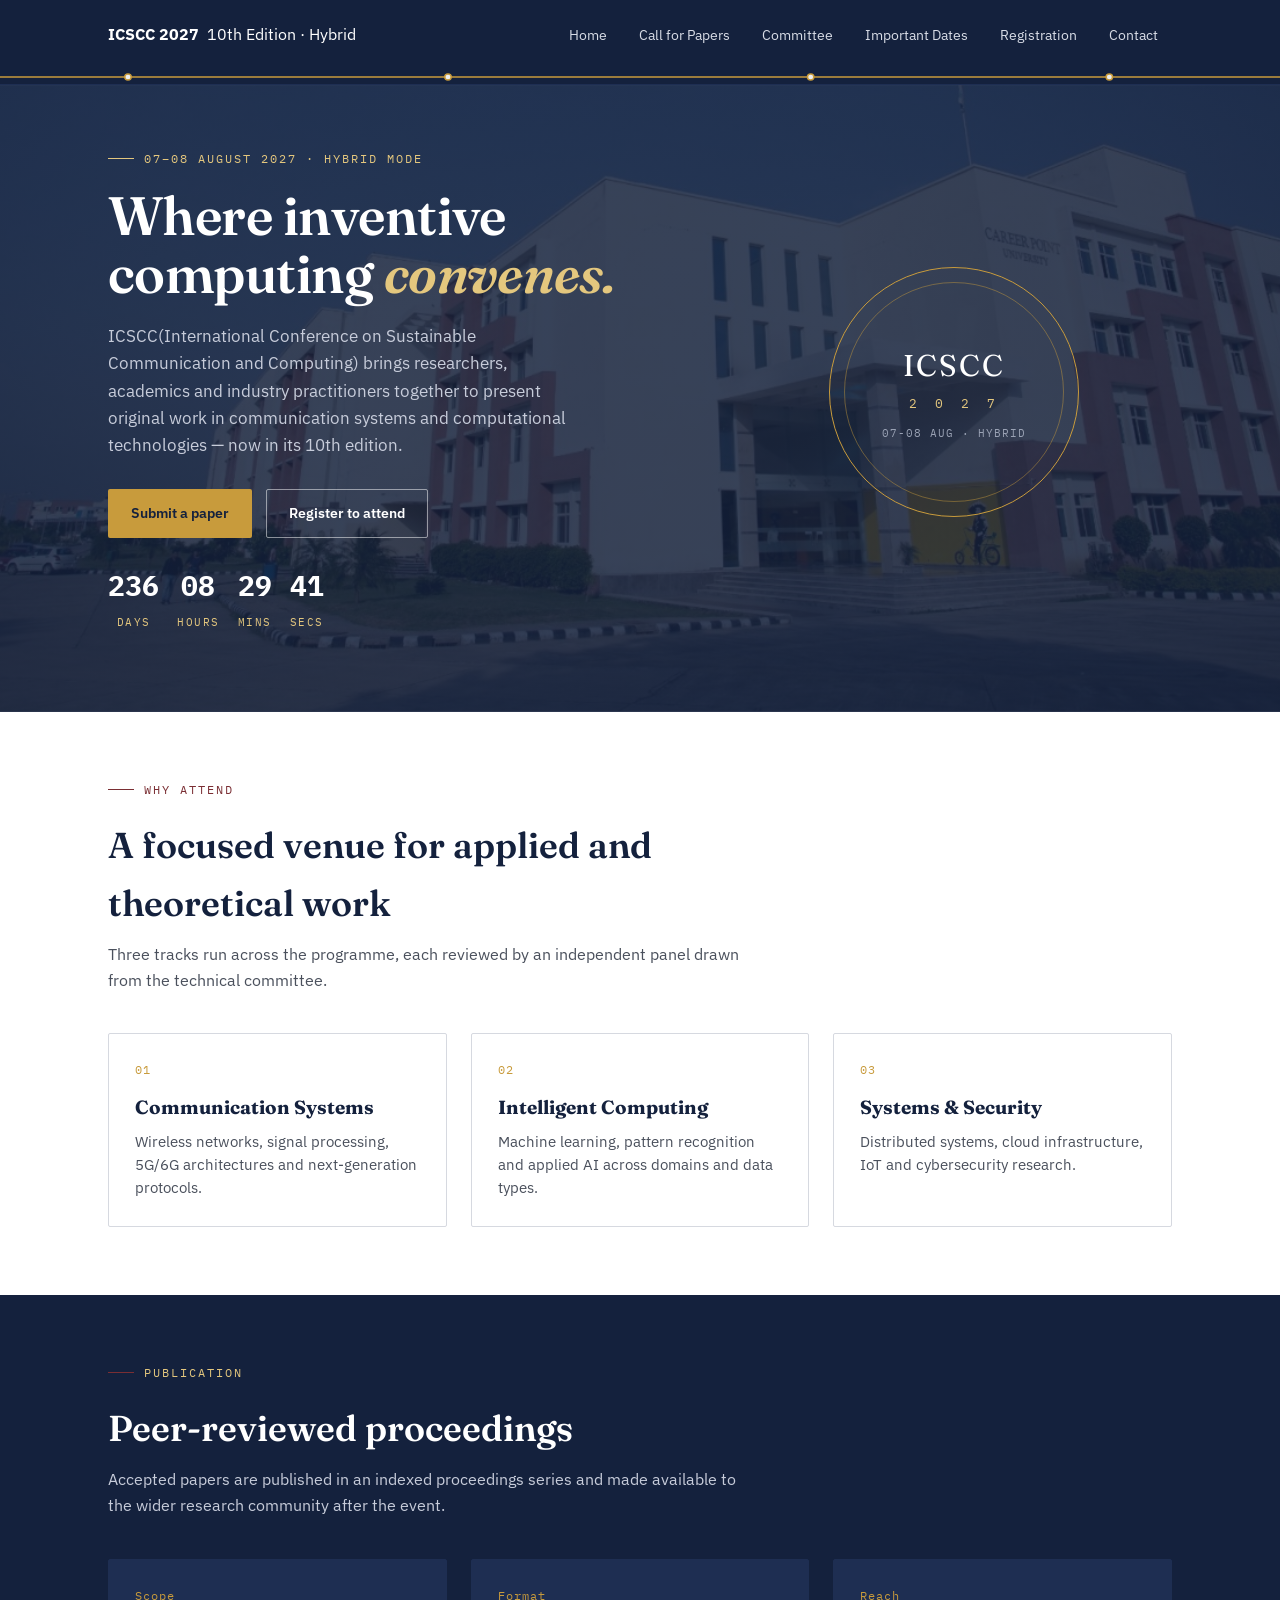
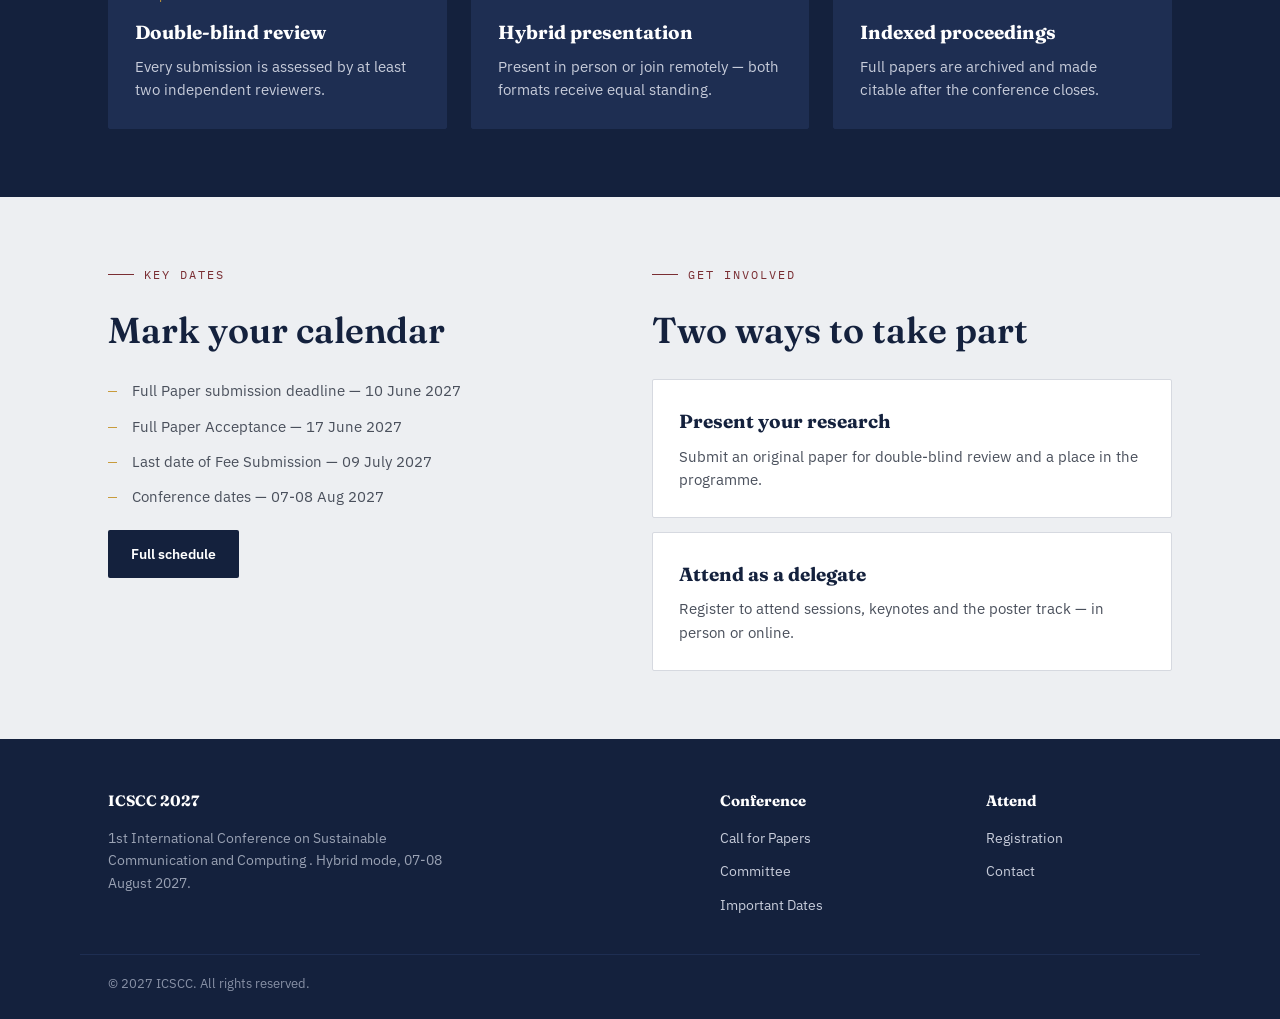
<file: index.html>
<!DOCTYPE html>
<html lang="en">

<head>
  <meta charset="UTF-8">
  <meta name="viewport" content="width=device-width, initial-scale=1.0">
  <title>ICSCC 2027 — International Conference on Inventive Communication and Computational Technologies</title>
  <link rel="preconnect" href="https://fonts.googleapis.com">
  <link
    href="https://fonts.googleapis.com/css2?family=Fraunces:ital,wght@0,500;0,600;1,500&family=IBM+Plex+Sans:wght@400;500;600&family=IBM+Plex+Mono:wght@400;500&display=swap"
    rel="stylesheet">
  <link rel="stylesheet" href="./style.css">
</head>

<body>

  <header class="site-header">
    <div class="nav-row">
      <a class="brand" href="index.html">

        <span class="brand-text"><strong>ICSCC 2027</strong>&nbsp;&nbsp;<span>10th Edition · Hybrid</span></span>
      </a>
      <button class="nav-toggle" aria-label="Toggle navigation">☰</button>
      <nav class="primary-nav">
        <a href="index.html">Home</a>
        <a href="call-for-papers.html">Call for Papers</a>
        <a href="committee.html">Committee</a>
        <a href="important-dates.html">Important Dates</a>
        <a href="registration.html">Registration</a>
        <a href="contact.html">Contact</a>
      </nav>
    </div>
    <div class="trace"><svg viewBox="0 0 1200 14" preserveAspectRatio="none">
        <line x1="0" y1="7" x2="1200" y2="7" />
        <circle cx="120" cy="7" r="3" />
        <circle cx="420" cy="7" r="3" />
        <circle cx="760" cy="7" r="3" />
        <circle cx="1040" cy="7" r="3" />
      </svg></div>
  </header>

  <section class="hero">
    <div class="wrap">
      <div>
        <div class="eyebrow">07–08 August 2027 · Hybrid Mode</div>
        <h1>Where inventive computing <em>convenes.</em></h1>
        <p class="lede">ICSCC(International Conference on Sustainable
          Communication and Computing) brings researchers, academics and industry practitioners together to present
          original
          work in communication systems and computational technologies — now in its 10th edition.</p>
        <div class="hero-cta">
          <a class="btn btn-gold" href="call-for-papers.html">Submit a paper</a>
          <a class="btn btn-outline" href="registration.html">Register to attend</a>
        </div>

        <div class="countdown" id="countdown">
          <div class="cd"><b id="cd-days">00</b><span>Days</span></div>
          <div class="cd"><b id="cd-hours">00</b><span>Hours</span></div>
          <div class="cd"><b id="cd-mins">00</b><span>Mins</span></div>
          <div class="cd"><b id="cd-secs">00</b><span>Secs</span></div>
          <div class="cd-label"
            style="align-self:center;font-family:var(--font-mono);font-size:12px;color:#C7CCDA;margin-left:6px;"></div>
        </div>
      </div>

      <div class="seal">
        <div class="seal-inner">
          <div class="acr">ICSCC</div>
          <div class="yr">2 0 2 7</div>
          <div class="dt">07-08 AUG · HYBRID</div>
        </div>
      </div>
    </div>
  </section>

  <section class="bg-paper2">
    <div class="wrap">
      <div class="section-head">
        <div class="eyebrow">Why attend</div>
        <h2 class="section-title">A focused venue for applied and theoretical work</h2>
        <p>Three tracks run across the programme, each reviewed by an independent panel drawn from the technical
          committee.</p>
      </div>
      <div class="grid-3">
        <div class="card">
          <span class="num">01</span>
          <h3>Communication Systems</h3>
          <p>Wireless networks, signal processing, 5G/6G architectures and next-generation protocols.</p>
        </div>
        <div class="card">
          <span class="num">02</span>
          <h3>Intelligent Computing</h3>
          <p>Machine learning, pattern recognition and applied AI across domains and data types.</p>
        </div>
        <div class="card">
          <span class="num">03</span>
          <h3>Systems &amp; Security</h3>
          <p>Distributed systems, cloud infrastructure, IoT and cybersecurity research.</p>
        </div>
      </div>
    </div>
  </section>

  <section class="bg-navy">
    <div class="wrap">
      <div class="section-head">
        <div class="eyebrow" style="color:var(--gold-soft)">Publication</div>
        <h2 class="section-title">Peer-reviewed proceedings</h2>
        <p>Accepted papers are published in an indexed proceedings series and made available to the wider research
          community after the event.</p>
      </div>
      <div class="grid-3">
        <div class="card" style="background:var(--navy-2); border-color:var(--navy-2);">
          <span class="num">Scope</span>
          <h3 style="color:#fff">Double-blind review</h3>
          <p style="color:#C7CCDA">Every submission is assessed by at least two independent reviewers.</p>
        </div>
        <div class="card" style="background:var(--navy-2); border-color:var(--navy-2);">
          <span class="num">Format</span>
          <h3 style="color:#fff">Hybrid presentation</h3>
          <p style="color:#C7CCDA">Present in person or join remotely — both formats receive equal standing.</p>
        </div>
        <div class="card" style="background:var(--navy-2); border-color:var(--navy-2);">
          <span class="num">Reach</span>
          <h3 style="color:#fff">Indexed proceedings</h3>
          <p style="color:#C7CCDA">Full papers are archived and made citable after the conference closes.</p>
        </div>
      </div>
    </div>
  </section>

  <section>
    <div class="wrap grid-2">
      <div>
        <div class="section-head" style="margin-bottom:20px;">
          <div class="eyebrow">Key dates</div>
          <h2 class="section-title">Mark your calendar</h2>
        </div>
        <ul class="list-check">
          <li>Full Paper submission deadline — 10 June 2027</li>
          <li>Full Paper Acceptance — 17 June 2027</li>
          <li>Last date of Fee Submission — 09 July 2027</li>
          <li>Conference dates — 07-08 Aug 2027</li>
        </ul>
        <a class="btn btn-navy" href="important-dates.html" style="margin-top:22px;">Full schedule</a>
      </div>
      <div>
        <div class="section-head" style="margin-bottom:20px;">
          <div class="eyebrow">Get involved</div>
          <h2 class="section-title">Two ways to take part</h2>
        </div>
        <div style="display:grid; gap:14px;">
          <div class="card">
            <h3>Present your research</h3>
            <p>Submit an original paper for double-blind review and a place in the programme.</p>
          </div>
          <div class="card">
            <h3>Attend as a delegate</h3>
            <p>Register to attend sessions, keynotes and the poster track — in person or online.</p>
          </div>
        </div>
      </div>
    </div>
  </section>

  <footer class="site-footer">
    <div class="wrap grid-2">
      <div>
        <h5>ICSCC 2027</h5>
        <p style="max-width:44ch;color:#9AA2B4;font-size:14px;">1st International Conference on Sustainable
          Communication
          and Computing . Hybrid mode, 07-08 August 2027.</p>
      </div>
      <div class="grid-2">
        <div>
          <h5>Conference</h5>
          <ul>
            <li><a href="call-for-papers.html">Call for Papers</a></li>
            <li><a href="committee.html">Committee</a></li>
            <li><a href="important-dates.html">Important Dates</a></li>
          </ul>
        </div>
        <div>
          <h5>Attend</h5>
          <ul>
            <li><a href="registration.html">Registration</a></li>
            <li><a href="contact.html">Contact</a></li>
          </ul>
        </div>
      </div>
    </div>
    <div class="wrap foot-bottom">
      <span>© 2027 ICSCC. All rights reserved.</span>
      <span> </span>
    </div>
  </footer>

  <script src="./script.js"></script>
</body>

</html>
</file>
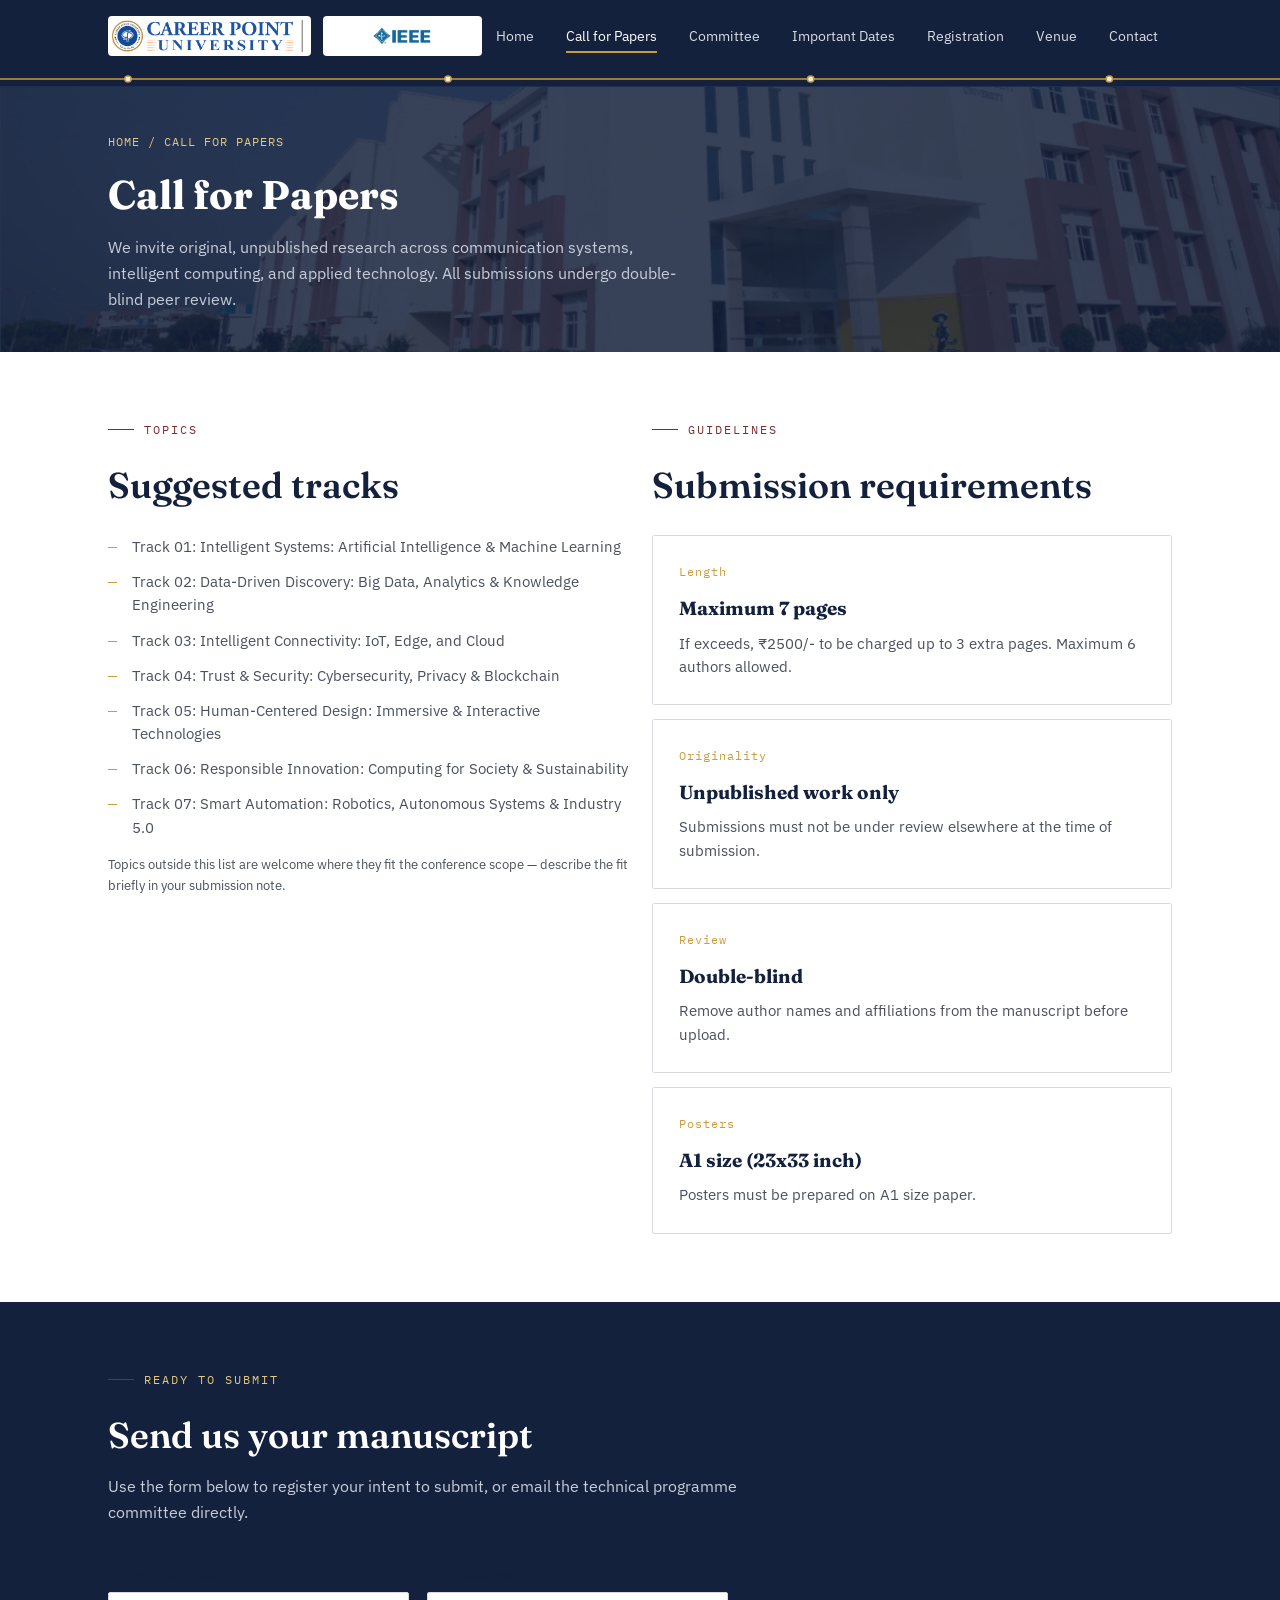
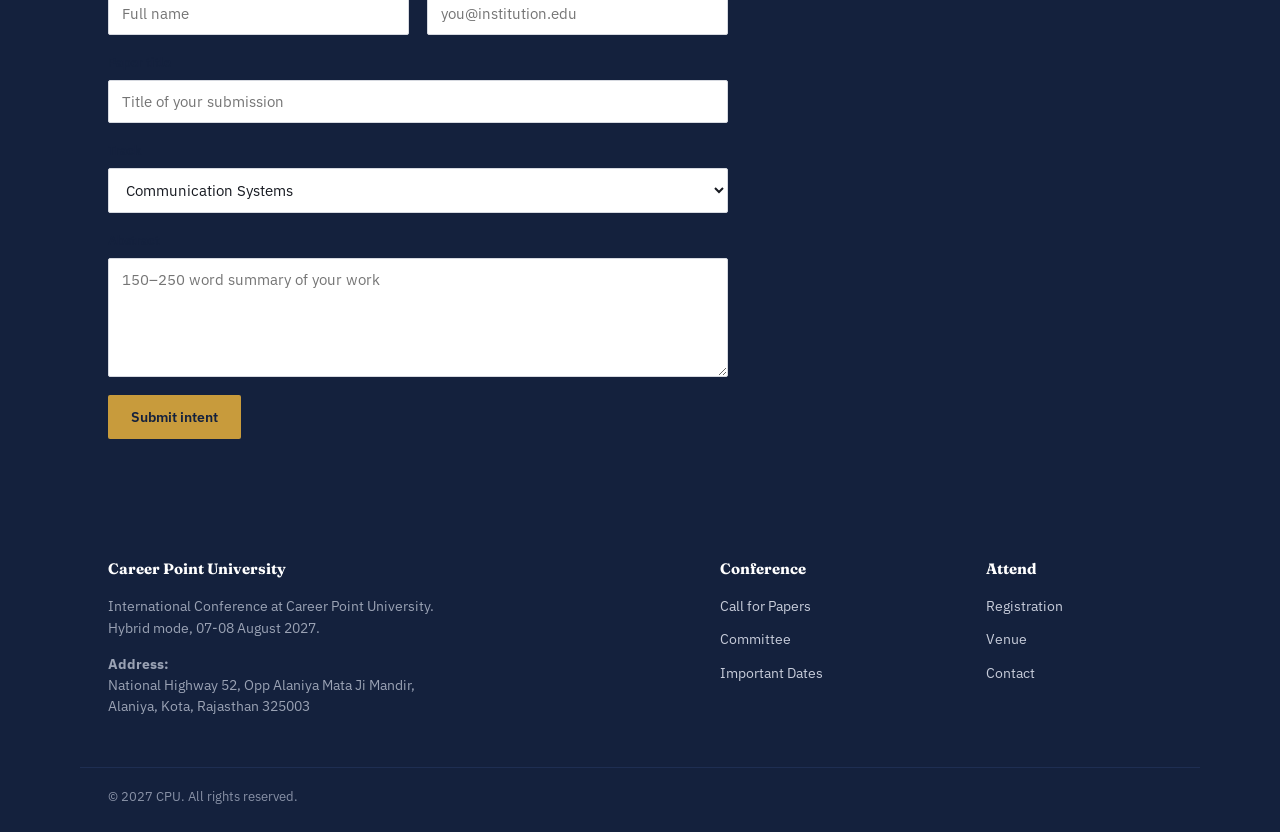
<file: call-for-papers.html>
<!DOCTYPE html>
<html lang="en">

<head>
  <meta charset="UTF-8">
  <meta name="viewport" content="width=device-width, initial-scale=1.0">
  <title>Call for Papers — Career Point University</title>
  <link rel="preconnect" href="https://fonts.googleapis.com">
  <link
    href="https://fonts.googleapis.com/css2?family=Fraunces:ital,wght@0,500;0,600;1,500&family=IBM+Plex+Sans:wght@400;500;600&family=IBM+Plex+Mono:wght@400;500&display=swap"
    rel="stylesheet">
  <link rel="stylesheet" href="style.css">
</head>

<body>

  <header class="site-header">
    <div class="nav-row">
      <a class="brand" href="index.html">
        <img src="cpulogo.png" alt="Career Point University" class="brand-logo" />
        <img src="ieee.png" alt="ieee" class="ieee-logo" />
      </a>
      <button class="nav-toggle" aria-label="Toggle navigation">☰</button>
      <nav class="primary-nav">
        <a href="index.html">Home</a>
        <a href="call-for-papers.html" class="active">Call for Papers</a>
        <a href="committee.html">Committee</a>
        <a href="important-dates.html">Important Dates</a>
        <a href="registration.html">Registration</a>
        <a href="venue.html">Venue</a>
        <a href="contact.html">Contact</a>
      </nav>
    </div>
    <div class="trace"><svg viewBox="0 0 1200 14" preserveAspectRatio="none">
        <line x1="0" y1="7" x2="1200" y2="7" />
        <circle cx="120" cy="7" r="3" />
        <circle cx="420" cy="7" r="3" />
        <circle cx="760" cy="7" r="3" />
        <circle cx="1040" cy="7" r="3" />
      </svg></div>
  </header>

  <section class="page-banner">
    <div class="wrap">
      <div class="crumb">HOME / CALL FOR PAPERS</div>
      <h1>Call for Papers</h1>
      <p>We invite original, unpublished research across communication systems, intelligent computing, and applied
        technology. All submissions undergo double-blind peer review.</p>
    </div>
  </section>

  <section class="bg-paper2">
    <div class="wrap grid-2">
      <div>
        <div class="section-head" style="margin-bottom:20px;">
          <div class="eyebrow">Topics</div>
          <h2 class="section-title">Suggested tracks</h2>
        </div>
        <ul class="list-check">
          <li>Track 01: Intelligent Systems: Artificial Intelligence & Machine Learning</li>
          <li>Track 02: Data-Driven Discovery: Big Data, Analytics & Knowledge Engineering</li>
          <li>Track 03: Intelligent Connectivity: IoT, Edge, and Cloud</li>
          <li>Track 04: Trust & Security: Cybersecurity, Privacy & Blockchain</li>
          <li>Track 05: Human-Centered Design: Immersive & Interactive Technologies</li>
          <li>Track 06: Responsible Innovation: Computing for Society & Sustainability</li>
          <li>Track 07: Smart Automation: Robotics, Autonomous Systems & Industry 5.0</li>
        </ul>
        <p class="form-note" style="margin-top:16px;">Topics outside this list are welcome where they fit the conference
          scope — describe the fit briefly in your submission note.</p>
      </div>
      <div>
        <div class="section-head" style="margin-bottom:20px;">
          <div class="eyebrow">Guidelines</div>
          <h2 class="section-title">Submission requirements</h2>
        </div>
        <div style="display:grid; gap:14px;">
          <div class="card">
            <span class="num">Length</span>
            <h3>Maximum 7 pages</h3>
            <p>If exceeds, ₹2500/- to be charged up to 3 extra pages. Maximum 6 authors allowed.</p>
          </div>
          <div class="card">
            <span class="num">Originality</span>
            <h3>Unpublished work only</h3>
            <p>Submissions must not be under review elsewhere at the time of submission.</p>
          </div>
          <div class="card">
            <span class="num">Review</span>
            <h3>Double-blind</h3>
            <p>Remove author names and affiliations from the manuscript before upload.</p>
          </div>
          <div class="card">
            <span class="num">Posters</span>
            <h3>A1 size (23x33 inch)</h3>
            <p>Posters must be prepared on A1 size paper.</p>
          </div>
        </div>
      </div>
    </div>
  </section>

  <section class="bg-navy">
    <div class="wrap">
      <div class="section-head">
        <div class="eyebrow" style="color:var(--gold-soft)">Ready to submit</div>
        <h2 class="section-title">Send us your manuscript</h2>
        <p>Use the form below to register your intent to submit, or email the technical programme committee directly.
        </p>
      </div>

      <form class="stack" data-demo-form
        data-success-message="Thank you — your submission note has been received. You will hear from the programme committee shortly.">
        <div class="field-row">
          <div class="field">
            <label for="cfp-name">Corresponding author</label>
            <input id="cfp-name" type="text" placeholder="Full name" required>
          </div>
          <div class="field">
            <label for="cfp-email">Email address</label>
            <input id="cfp-email" type="email" placeholder="you@institution.edu" required>
          </div>
        </div>
        <div class="field">
          <label for="cfp-title">Paper title</label>
          <input id="cfp-title" type="text" placeholder="Title of your submission" required>
        </div>
        <div class="field">
          <label for="cfp-track">Track</label>
          <select id="cfp-track">
            <option>Communication Systems</option>
            <option>Intelligent Computing</option>
            <option>Systems &amp; Security</option>
            <option>Other</option>
          </select>
        </div>
        <div class="field">
          <label for="cfp-abstract">Abstract</label>
          <textarea id="cfp-abstract" rows="5" placeholder="150–250 word summary of your work"></textarea>
        </div>
        <div>
          <button class="btn btn-gold" type="submit">Submit intent</button>
        </div>
        <div class="form-status"></div>
      </form>
    </div>
  </section>

  <footer class="site-footer">
    <div class="wrap grid-2">
      <div>
        <h5>Career Point University</h5>
        <p style="max-width:44ch;color:#9AA2B4;font-size:14px; margin-bottom:12px;">International Conference at Career
          Point University. Hybrid mode, 07-08 August 2027.</p>
        <p style="max-width:44ch;color:#9AA2B4;font-size:14px; line-height: 1.5;"><strong>Address:</strong><br>National
          Highway 52, Opp Alaniya Mata Ji Mandir, Alaniya, Kota, Rajasthan 325003</p>
      </div>
      <div class="grid-2">
        <div>
          <h5>Conference</h5>
          <ul>
            <li><a href="call-for-papers.html">Call for Papers</a></li>
            <li><a href="committee.html">Committee</a></li>
            <li><a href="important-dates.html">Important Dates</a></li>
          </ul>
        </div>
        <div>
          <h5>Attend</h5>
          <ul>
            <li><a href="registration.html">Registration</a></li>
            <li><a href="venue.html">Venue</a></li>
            <li><a href="contact.html">Contact</a></li>
          </ul>
        </div>
      </div>
    </div>
    <div class="wrap foot-bottom">
      <span>© 2027 CPU. All rights reserved.</span>
      <span> </span>
    </div>
  </footer>

  <script src="script.js"></script>
</body>

</html>
</file>
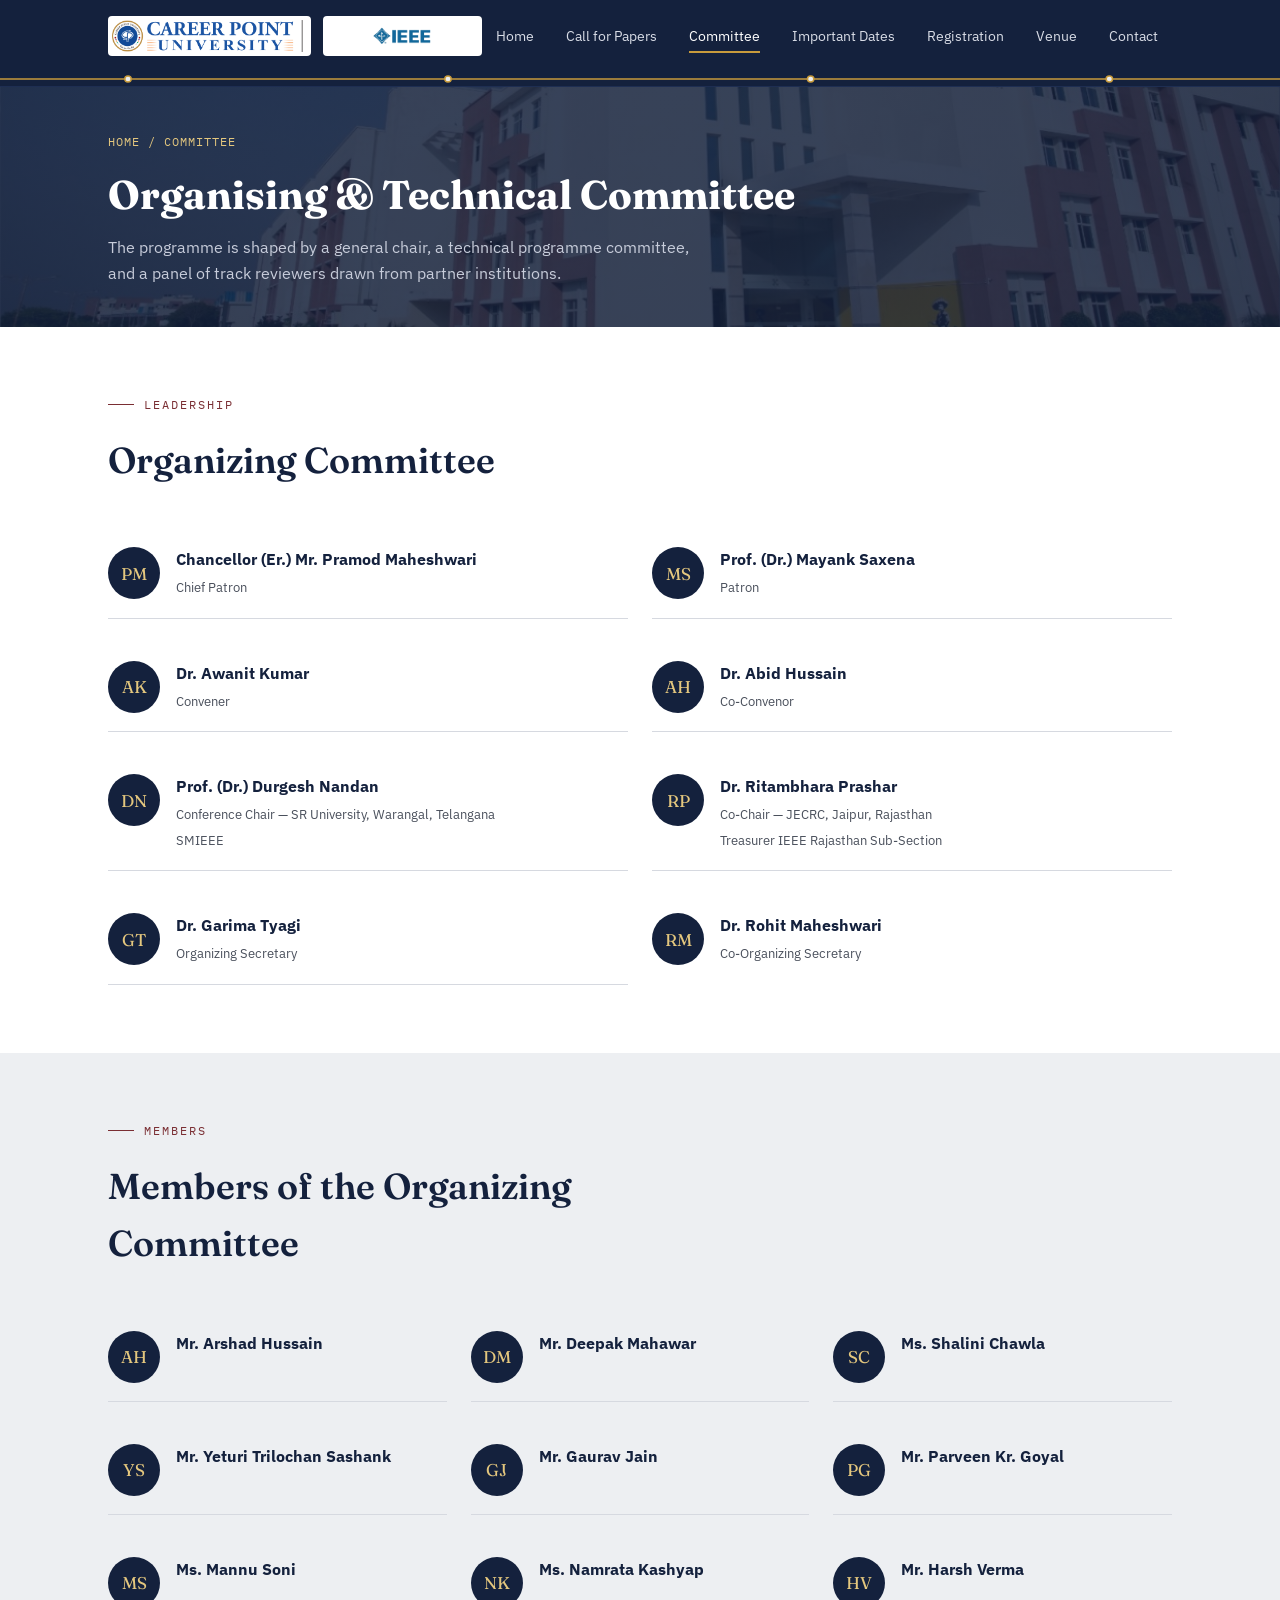
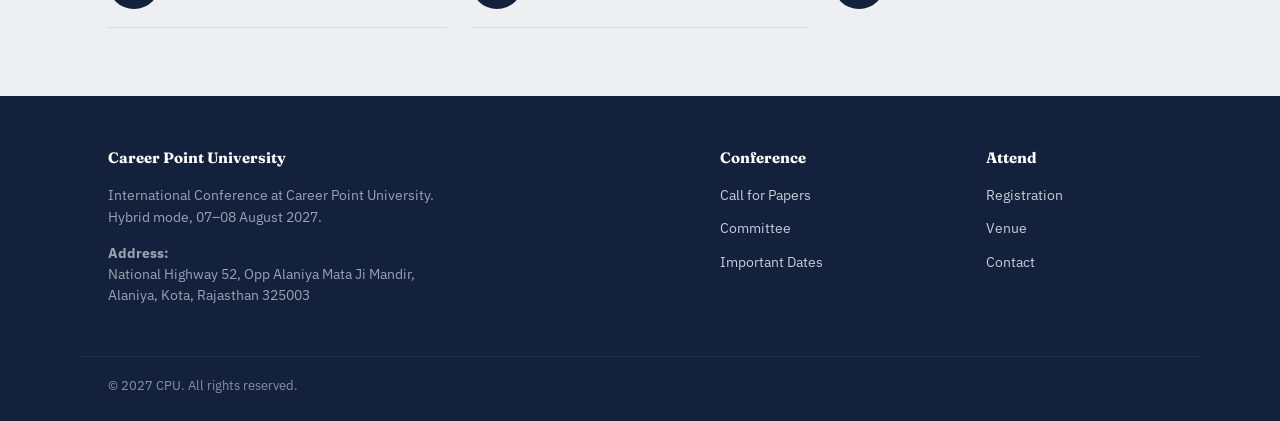
<file: committee.html>
<!DOCTYPE html>
<html lang="en">

<head>
  <meta charset="UTF-8">
  <meta name="viewport" content="width=device-width, initial-scale=1.0">
  <title>Committee — Career Point University</title>
  <link rel="preconnect" href="https://fonts.googleapis.com">
  <link
    href="https://fonts.googleapis.com/css2?family=Fraunces:ital,wght@0,500;0,600;1,500&family=IBM+Plex+Sans:wght@400;500;600&family=IBM+Plex+Mono:wght@400;500&display=swap"
    rel="stylesheet">
  <link rel="stylesheet" href="style.css">
</head>

<body>

  <header class="site-header">
    <div class="nav-row">
      <a class="brand" href="index.html">
        <img src="cpulogo.png" alt="Career Point University" class="brand-logo" />
        <img src="ieee.png" alt="ieee" class="ieee-logo" />
      </a>
      <button class="nav-toggle" aria-label="Toggle navigation">☰</button>
      <nav class="primary-nav">
        <a href="index.html">Home</a>
        <a href="call-for-papers.html">Call for Papers</a>
        <a href="committee.html" class="active">Committee</a>
        <a href="important-dates.html">Important Dates</a>
        <a href="registration.html">Registration</a>
        <a href="venue.html">Venue</a>
        <a href="contact.html">Contact</a>
      </nav>
    </div>
    <div class="trace"><svg viewBox="0 0 1200 14" preserveAspectRatio="none">
        <line x1="0" y1="7" x2="1200" y2="7" />
        <circle cx="120" cy="7" r="3" />
        <circle cx="420" cy="7" r="3" />
        <circle cx="760" cy="7" r="3" />
        <circle cx="1040" cy="7" r="3" />
      </svg></div>
  </header>

  <section class="page-banner">
    <div class="wrap">
      <div class="crumb">HOME / COMMITTEE</div>
      <h1>Organising &amp; Technical Committee</h1>
      <p>The programme is shaped by a general chair, a technical programme committee, and a panel of track reviewers
        drawn from partner institutions.</p>
    </div>
  </section>

  <section class="bg-paper2">
    <div class="wrap">
      <div class="section-head">
        <div class="eyebrow">Leadership</div>
        <h2 class="section-title">Organizing Committee</h2>
      </div>
      <div class="grid-2">
        <div class="person">
          <div class="avatar">PM</div>
          <div>
            <h4>Chancellor (Er.) Mr. Pramod Maheshwari</h4><span>Chief Patron</span>
          </div>
        </div>
        <div class="person">
          <div class="avatar">MS</div>
          <div>
            <h4>Prof. (Dr.) Mayank Saxena</h4><span>Patron</span>
          </div>
        </div>
        <div class="person">
          <div class="avatar">AK</div>
          <div>
            <h4>Dr. Awanit Kumar</h4><span>Convener</span>
          </div>
        </div>
        <div class="person">
          <div class="avatar">AH</div>
          <div>
            <h4>Dr. Abid Hussain</h4><span>Co-Convenor</span>
          </div>
        </div>
        <div class="person">
          <div class="avatar">DN</div>
          <div>
            <h4>Prof. (Dr.) Durgesh Nandan</h4><span>Conference Chair — SR University, Warangal, Telangana</span><br>
            <span>SMIEEE</span>
          </div>
        </div>
        <div class="person">
          <div class="avatar">RP</div>
          <div>
            <h4>Dr. Ritambhara Prashar</h4><span>Co-Chair — JECRC, Jaipur, Rajasthan</span><br>
            <span>Treasurer IEEE Rajasthan Sub-Section</span>
          </div>
        </div>
        <div class="person">
          <div class="avatar">GT</div>
          <div>
            <h4>Dr. Garima Tyagi</h4><span>Organizing Secretary</span>
          </div>
        </div>
        <div class="person">
          <div class="avatar">RM</div>
          <div>
            <h4>Dr. Rohit Maheshwari</h4><span>Co-Organizing Secretary</span>
          </div>
        </div>
      </div>
    </div>
  </section>

  <section>
    <div class="wrap">
      <div class="section-head">
        <div class="eyebrow">Members</div>
        <h2 class="section-title">Members of the Organizing Committee</h2>
      </div>
      <div class="grid-3">
        <div class="person">
          <div class="avatar">AH</div>
          <div>
            <h4>Mr. Arshad Hussain</h4>
          </div>
        </div>
        <div class="person">
          <div class="avatar">DM</div>
          <div>
            <h4>Mr. Deepak Mahawar</h4>
          </div>
        </div>
        <div class="person">
          <div class="avatar">SC</div>
          <div>
            <h4>Ms. Shalini Chawla</h4>
          </div>
        </div>
        <div class="person">
          <div class="avatar">YS</div>
          <div>
            <h4>Mr. Yeturi Trilochan Sashank</h4>
          </div>
        </div>
        <div class="person">
          <div class="avatar">GJ</div>
          <div>
            <h4>Mr. Gaurav Jain</h4>
          </div>
        </div>
        <div class="person">
          <div class="avatar">PG</div>
          <div>
            <h4>Mr. Parveen Kr. Goyal</h4>
          </div>
        </div>
        <div class="person">
          <div class="avatar">MS</div>
          <div>
            <h4>Ms. Mannu Soni</h4>
          </div>
        </div>
        <div class="person">
          <div class="avatar">NK</div>
          <div>
            <h4>Ms. Namrata Kashyap</h4>
          </div>
        </div>
        <div class="person">
          <div class="avatar">HV</div>
          <div>
            <h4>Mr. Harsh Verma</h4>
          </div>
        </div>
      </div>
    </div>
  </section>

  <footer class="site-footer">
    <div class="wrap grid-2">
      <div>
        <h5>Career Point University</h5>
        <p style="max-width:44ch;color:#9AA2B4;font-size:14px; margin-bottom:12px;">International Conference at Career
          Point University. Hybrid mode, 07–08 August 2027.</p>
        <p style="max-width:44ch;color:#9AA2B4;font-size:14px; line-height: 1.5;"><strong>Address:</strong><br>National
          Highway 52, Opp Alaniya Mata Ji Mandir, Alaniya, Kota, Rajasthan 325003</p>
      </div>
      <div class="grid-2">
        <div>
          <h5>Conference</h5>
          <ul>
            <li><a href="call-for-papers.html">Call for Papers</a></li>
            <li><a href="committee.html">Committee</a></li>
            <li><a href="important-dates.html">Important Dates</a></li>
          </ul>
        </div>
        <div>
          <h5>Attend</h5>
          <ul>
            <li><a href="registration.html">Registration</a></li>
            <li><a href="venue.html">Venue</a></li>
            <li><a href="contact.html">Contact</a></li>
          </ul>
        </div>
      </div>
    </div>
    <div class="wrap foot-bottom">
      <span>© 2027 CPU. All rights reserved.</span>
      <span> </span>
    </div>
  </footer>

  <script src="script.js"></script>
</body>

</html>
</file>
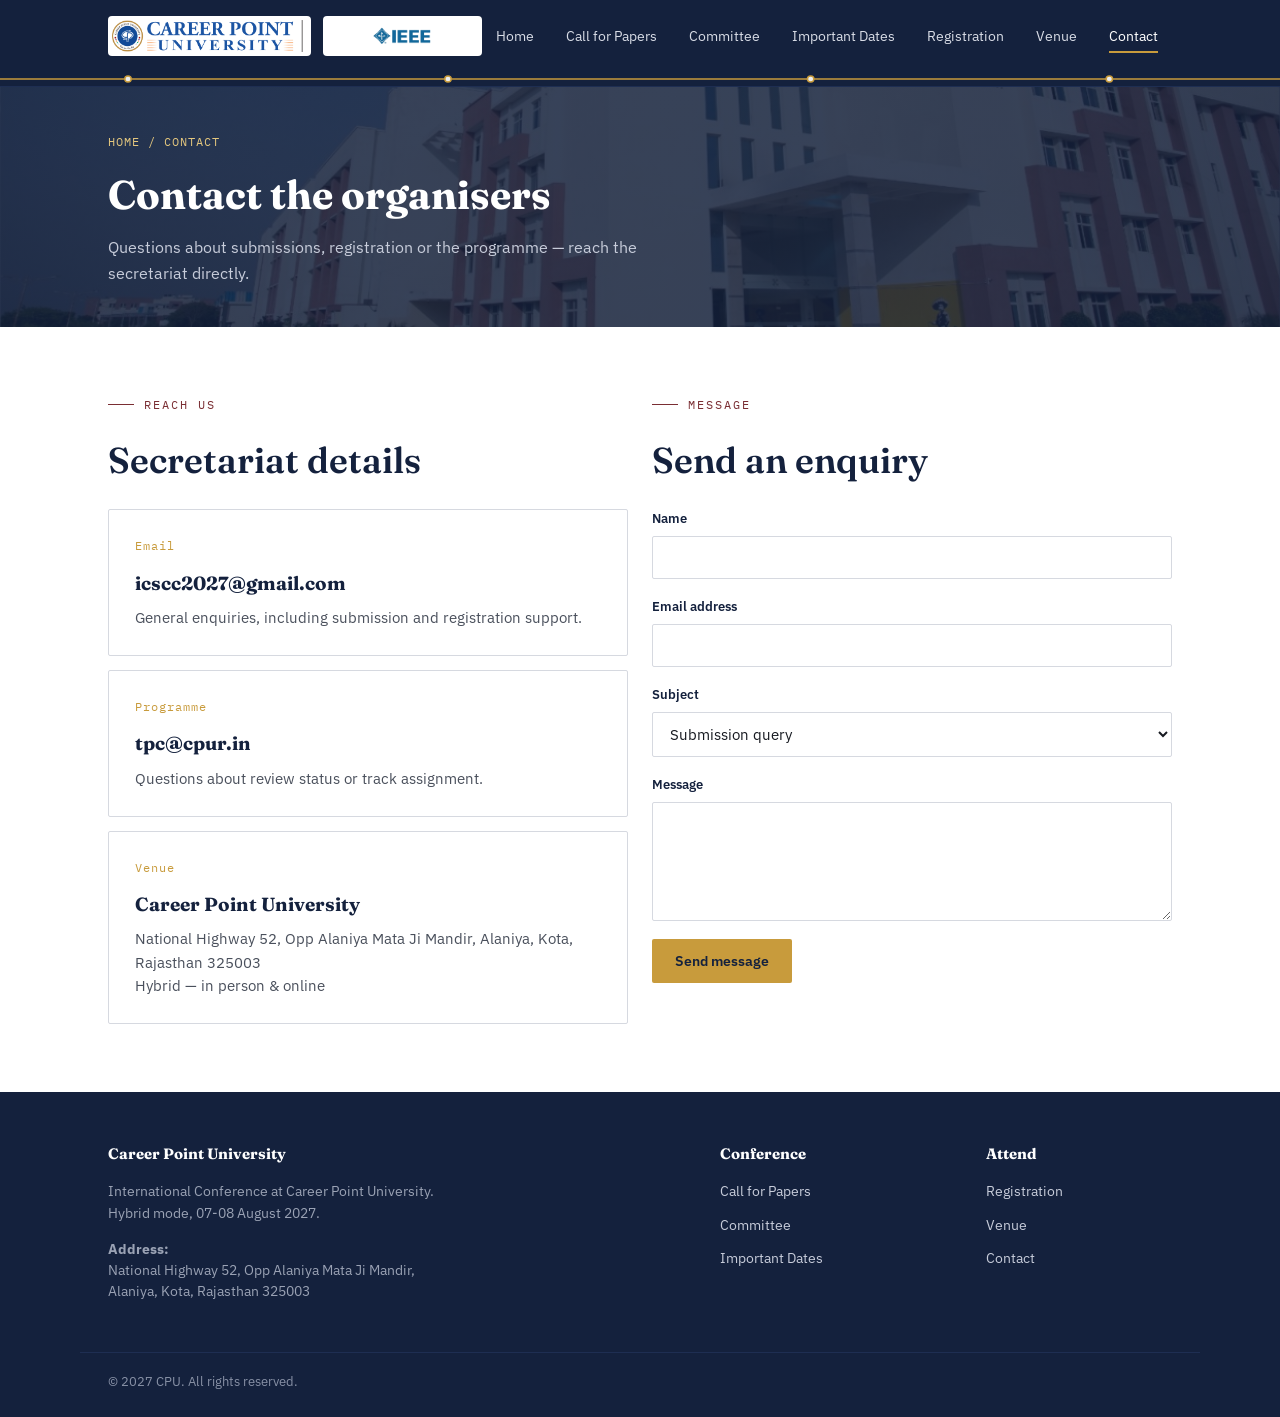
<file: contact.html>
<!DOCTYPE html>
<html lang="en">

<head>
  <meta charset="UTF-8">
  <meta name="viewport" content="width=device-width, initial-scale=1.0">
  <title>Contact — Career Point University</title>
  <link rel="preconnect" href="https://fonts.googleapis.com">
  <link
    href="https://fonts.googleapis.com/css2?family=Fraunces:ital,wght@0,500;0,600;1,500&family=IBM+Plex+Sans:wght@400;500;600&family=IBM+Plex+Mono:wght@400;500&display=swap"
    rel="stylesheet">
  <link rel="stylesheet" href="style.css">
</head>

<body>

  <header class="site-header">
    <div class="nav-row">
      <a class="brand" href="index.html">
        <img src="cpulogo.png" alt="Career Point University" class="brand-logo" />
        <img src="ieee.png" alt="ieee" class="ieee-logo" />
      </a>
      <button class="nav-toggle" aria-label="Toggle navigation">☰</button>
      <nav class="primary-nav">
        <a href="index.html">Home</a>
        <a href="call-for-papers.html">Call for Papers</a>
        <a href="committee.html">Committee</a>
        <a href="important-dates.html">Important Dates</a>
        <a href="registration.html">Registration</a>
        <a href="venue.html">Venue</a>
        <a href="contact.html" class="active">Contact</a>
      </nav>
    </div>
    <div class="trace"><svg viewBox="0 0 1200 14" preserveAspectRatio="none">
        <line x1="0" y1="7" x2="1200" y2="7" />
        <circle cx="120" cy="7" r="3" />
        <circle cx="420" cy="7" r="3" />
        <circle cx="760" cy="7" r="3" />
        <circle cx="1040" cy="7" r="3" />
      </svg></div>
  </header>

  <section class="page-banner">
    <div class="wrap">
      <div class="crumb">HOME / CONTACT</div>
      <h1>Contact the organisers</h1>
      <p>Questions about submissions, registration or the programme — reach the secretariat directly.</p>
    </div>
  </section>

  <section class="bg-paper2">
    <div class="wrap grid-2">
      <div>
        <div class="section-head" style="margin-bottom:20px;">
          <div class="eyebrow">Reach us</div>
          <h2 class="section-title">Secretariat details</h2>
        </div>
        <div style="display:grid; gap:14px;">
          <div class="card">
            <span class="num">Email</span>
            <h3>icscc2027@gmail.com</h3>
            <p>General enquiries, including submission and registration support.</p>
          </div>
          <div class="card">
            <span class="num">Programme</span>
            <h3>tpc@cpur.in</h3>
            <p>Questions about review status or track assignment.</p>
          </div>
          <div class="card">
            <span class="num">Venue</span>
            <h3>Career Point University</h3>
            <p>National Highway 52, Opp Alaniya Mata Ji Mandir, Alaniya, Kota, Rajasthan 325003<br>Hybrid — in person
              &amp; online</p>
          </div>
        </div>
      </div>

      <div>
        <div class="section-head" style="margin-bottom:20px;">
          <div class="eyebrow">Message</div>
          <h2 class="section-title">Send an enquiry</h2>
        </div>
        <form class="stack" data-demo-form
          data-success-message="Message sent — the secretariat will reply within two working days.">
          <div class="field">
            <label for="c-name">Name</label>
            <input id="c-name" type="text" required>
          </div>
          <div class="field">
            <label for="c-email">Email address</label>
            <input id="c-email" type="email" required>
          </div>
          <div class="field">
            <label for="c-subject">Subject</label>
            <select id="c-subject">
              <option>Submission query</option>
              <option>Registration query</option>
              <option>Programme / schedule</option>
              <option>Other</option>
            </select>
          </div>
          <div class="field">
            <label for="c-message">Message</label>
            <textarea id="c-message" rows="5" required></textarea>
          </div>
          <div>
            <button class="btn btn-gold" type="submit">Send message</button>
          </div>
          <div class="form-status"></div>
        </form>
      </div>
    </div>
  </section>

  <footer class="site-footer">
    <div class="wrap grid-2">
      <div>
        <h5>Career Point University</h5>
        <p style="max-width:44ch;color:#9AA2B4;font-size:14px; margin-bottom:12px;">International Conference at Career
          Point University. Hybrid mode, 07-08 August 2027.</p>
        <p style="max-width:44ch;color:#9AA2B4;font-size:14px; line-height: 1.5;"><strong>Address:</strong><br>National
          Highway 52, Opp Alaniya Mata Ji Mandir, Alaniya, Kota, Rajasthan 325003</p>
      </div>
      <div class="grid-2">
        <div>
          <h5>Conference</h5>
          <ul>
            <li><a href="call-for-papers.html">Call for Papers</a></li>
            <li><a href="committee.html">Committee</a></li>
            <li><a href="important-dates.html">Important Dates</a></li>
          </ul>
        </div>
        <div>
          <h5>Attend</h5>
          <ul>
            <li><a href="registration.html">Registration</a></li>
            <li><a href="venue.html">Venue</a></li>
            <li><a href="contact.html">Contact</a></li>
          </ul>
        </div>
      </div>
    </div>
    <div class="wrap foot-bottom">
      <span>© 2027 CPU. All rights reserved.</span>
      <span> </span>
    </div>
  </footer>

  <script src="script.js"></script>
</body>

</html>
</file>
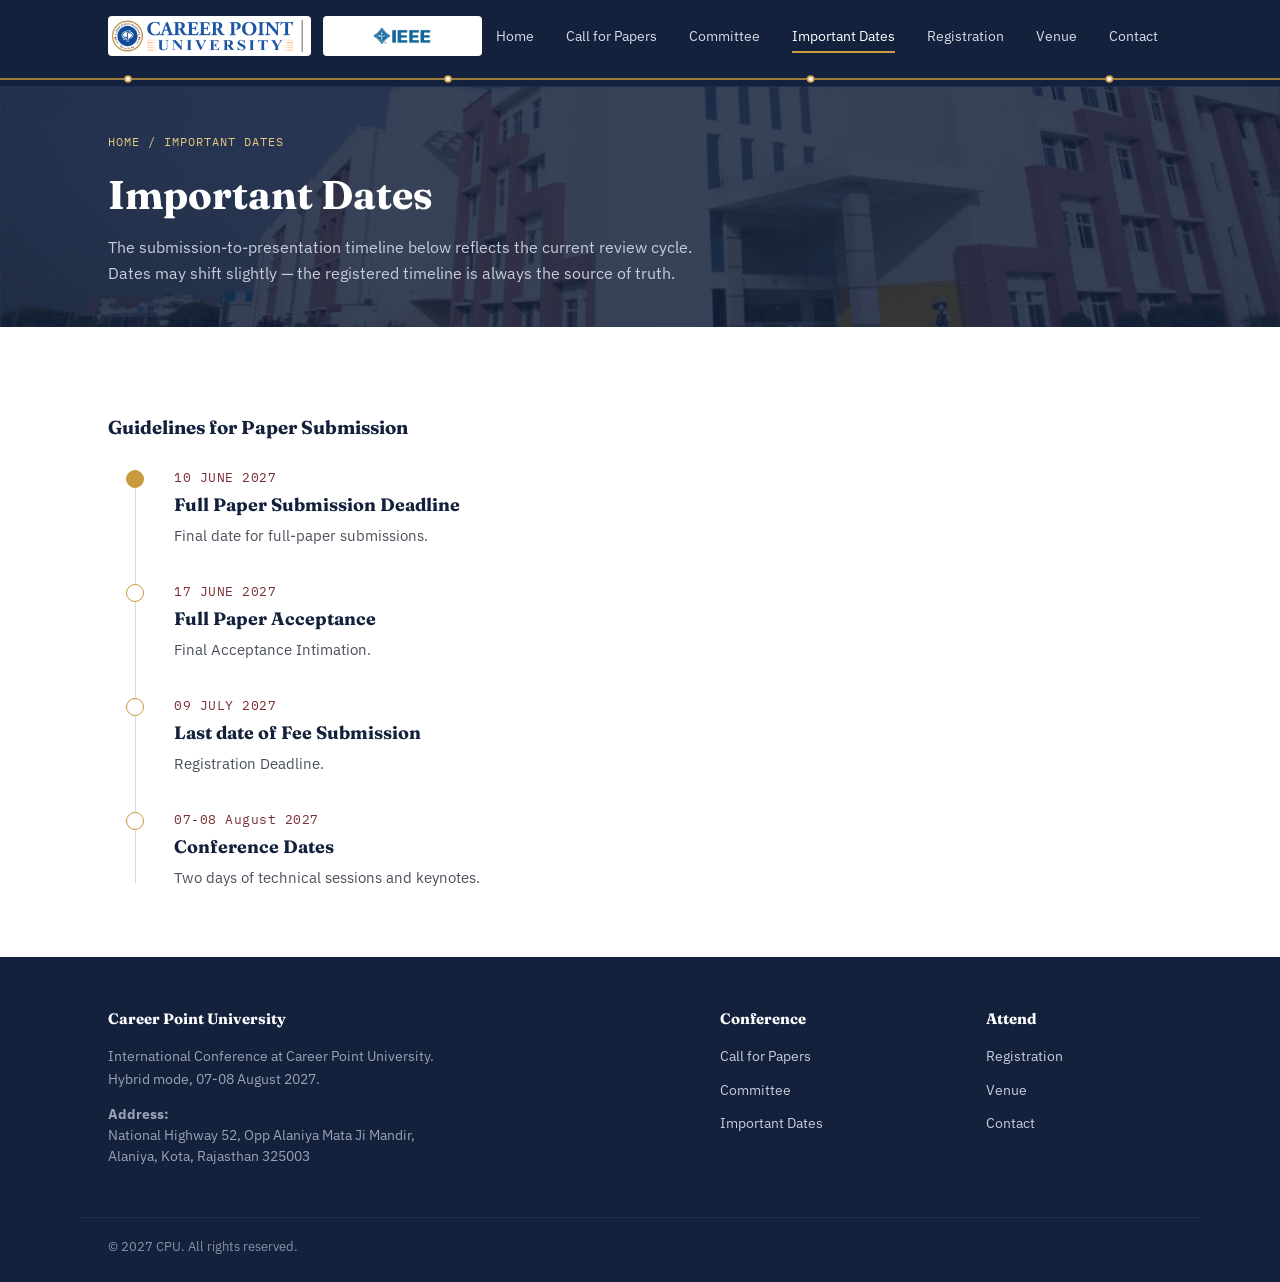
<file: important-dates.html>
<!DOCTYPE html>
<html lang="en">

<head>
  <meta charset="UTF-8">
  <meta name="viewport" content="width=device-width, initial-scale=1.0">
  <title>Important Dates — Career Point University</title>
  <link rel="preconnect" href="https://fonts.googleapis.com">
  <link
    href="https://fonts.googleapis.com/css2?family=Fraunces:ital,wght@0,500;0,600;1,500&family=IBM+Plex+Sans:wght@400;500;600&family=IBM+Plex+Mono:wght@400;500&display=swap"
    rel="stylesheet">
  <link rel="stylesheet" href="style.css">
</head>

<body>

  <header class="site-header">
    <div class="nav-row">
      <a class="brand" href="index.html">
        <img src="cpulogo.png" alt="Career Point University" class="brand-logo" />
        <img src="ieee.png" alt="ieee" class="ieee-logo" />
      </a>
      <button class="nav-toggle" aria-label="Toggle navigation">☰</button>
      <nav class="primary-nav">
        <a href="index.html">Home</a>
        <a href="call-for-papers.html">Call for Papers</a>
        <a href="committee.html">Committee</a>
        <a href="important-dates.html" class="active">Important Dates</a>
        <a href="registration.html">Registration</a>
        <a href="venue.html">Venue</a>
        <a href="contact.html">Contact</a>
      </nav>
    </div>
    <div class="trace"><svg viewBox="0 0 1200 14" preserveAspectRatio="none">
        <line x1="0" y1="7" x2="1200" y2="7" />
        <circle cx="120" cy="7" r="3" />
        <circle cx="420" cy="7" r="3" />
        <circle cx="760" cy="7" r="3" />
        <circle cx="1040" cy="7" r="3" />
      </svg></div>
  </header>

  <section class="page-banner">
    <div class="wrap">
      <div class="crumb">HOME / IMPORTANT DATES</div>
      <h1>Important Dates</h1>
      <p>The submission-to-presentation timeline below reflects the current review cycle. Dates may shift slightly — the
        registered timeline is always the source of truth.</p>
    </div>
  </section>

  <section class="bg-paper2">
    <div class="wrap">
      <div class="grid-2">

        <div>
          <h3 style="margin-bottom: 24px; color: var(--navy); font-family: var(--font-display);">Guidelines for Paper
            Submission</h3>
          <div class="timeline">
            <div class="t-item done">
              <div class="t-dot"></div>
              <div class="t-date">10 JUNE 2027</div>
              <h4>Full Paper Submission Deadline</h4>
              <p>Final date for full-paper submissions.</p>
            </div>
            <div class="t-item">
              <div class="t-dot"></div>
              <div class="t-date">17 JUNE 2027</div>
              <h4>Full Paper Acceptance</h4>
              <p>Final Acceptance Intimation.</p>
            </div>
            <div class="t-item">
              <div class="t-dot"></div>
              <div class="t-date">09 JULY 2027</div>
              <h4>Last date of Fee Submission</h4>
              <p>Registration Deadline.</p>
            </div>
            <div class="t-item">
              <div class="t-dot"></div>
              <div class="t-date">07-08 August 2027</div>
              <h4>Conference Dates</h4>
              <p>Two days of technical sessions and keynotes.</p>
            </div>
          </div>
        </div>

      </div>
    </div>
  </section>

  <footer class="site-footer">
    <div class="wrap grid-2">
      <div>
        <h5>Career Point University</h5>
        <p style="max-width:44ch;color:#9AA2B4;font-size:14px; margin-bottom:12px;">International Conference at Career
          Point University. Hybrid mode, 07-08 August 2027.</p>
        <p style="max-width:44ch;color:#9AA2B4;font-size:14px; line-height: 1.5;"><strong>Address:</strong><br>National
          Highway 52, Opp Alaniya Mata Ji Mandir, Alaniya, Kota, Rajasthan 325003</p>
      </div>
      <div class="grid-2">
        <div>
          <h5>Conference</h5>
          <ul>
            <li><a href="call-for-papers.html">Call for Papers</a></li>
            <li><a href="committee.html">Committee</a></li>
            <li><a href="important-dates.html">Important Dates</a></li>
          </ul>
        </div>
        <div>
          <h5>Attend</h5>
          <ul>
            <li><a href="registration.html">Registration</a></li>
            <li><a href="venue.html">Venue</a></li>
            <li><a href="contact.html">Contact</a></li>
          </ul>
        </div>
      </div>
    </div>
    <div class="wrap foot-bottom">
      <span>© 2027 CPU. All rights reserved.</span>
      <span> </span>
    </div>
  </footer>

  <script src="script.js"></script>
</body>

</html>
</file>
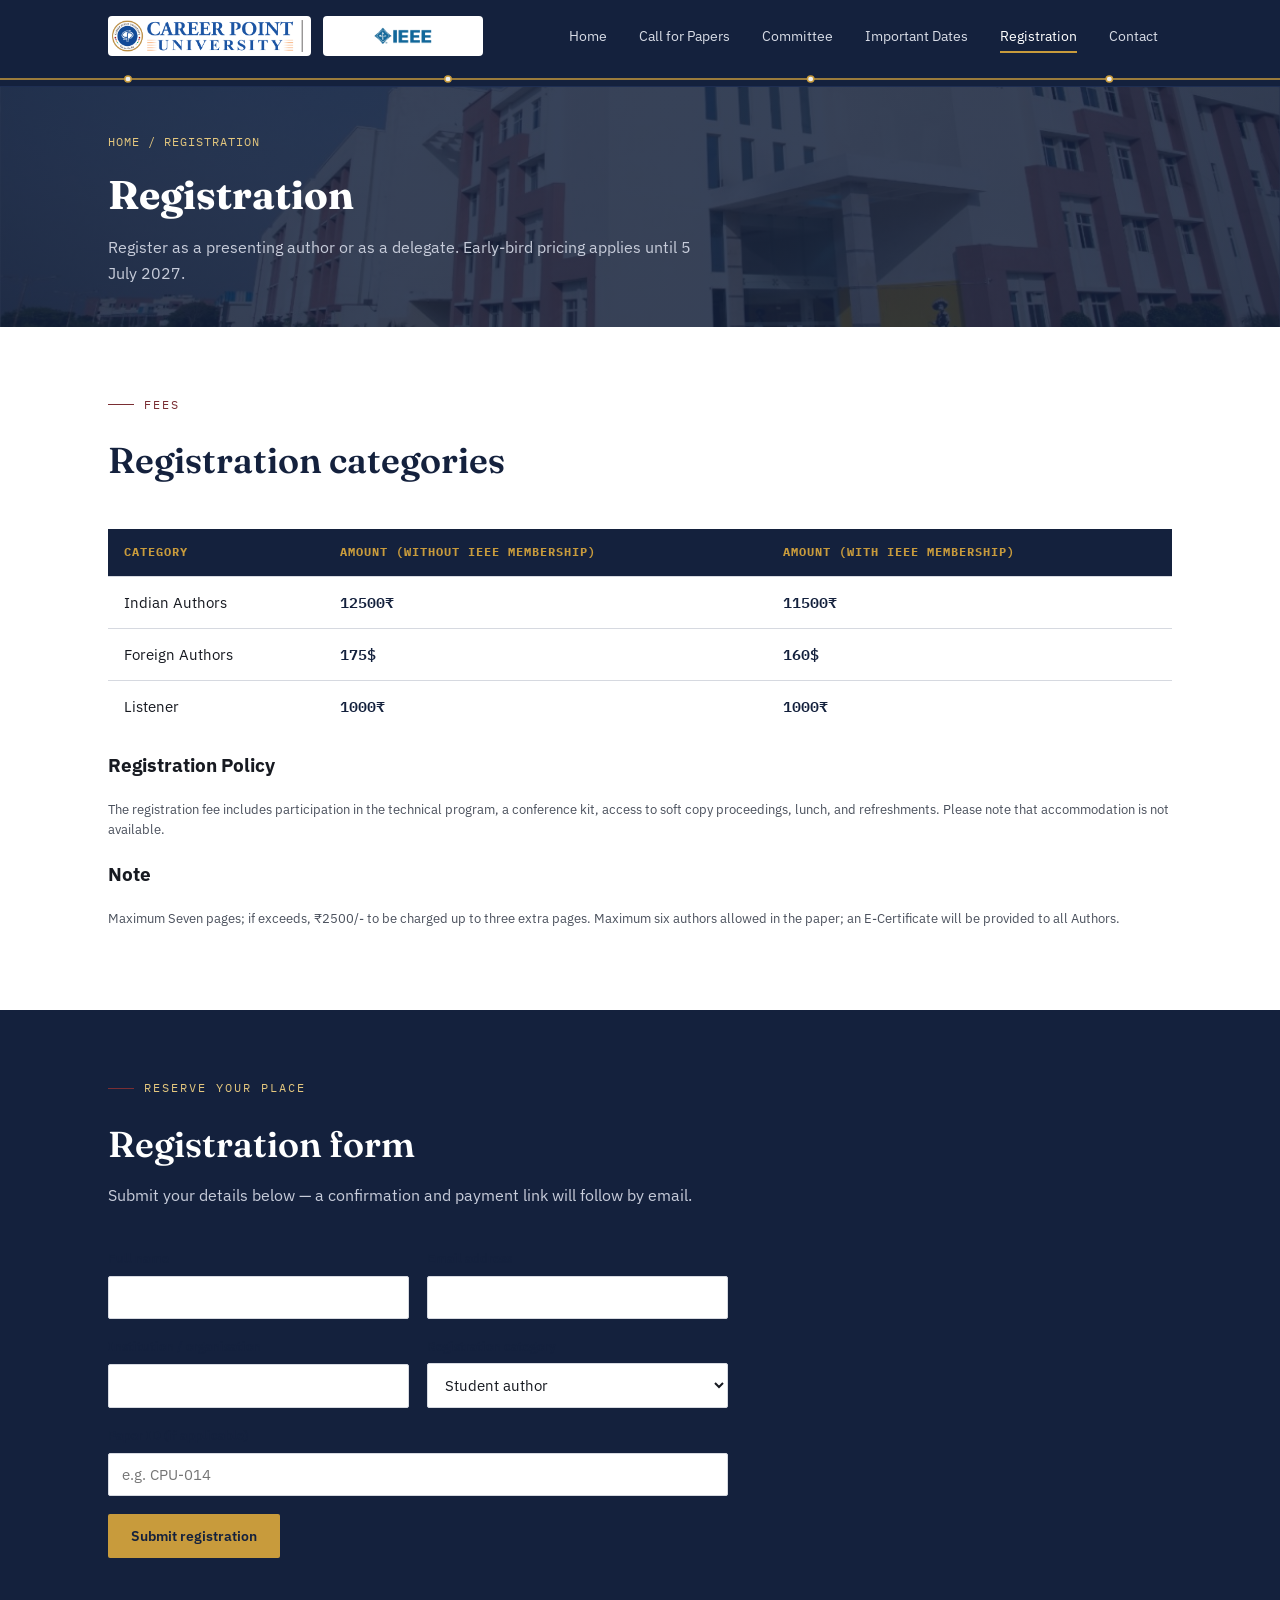
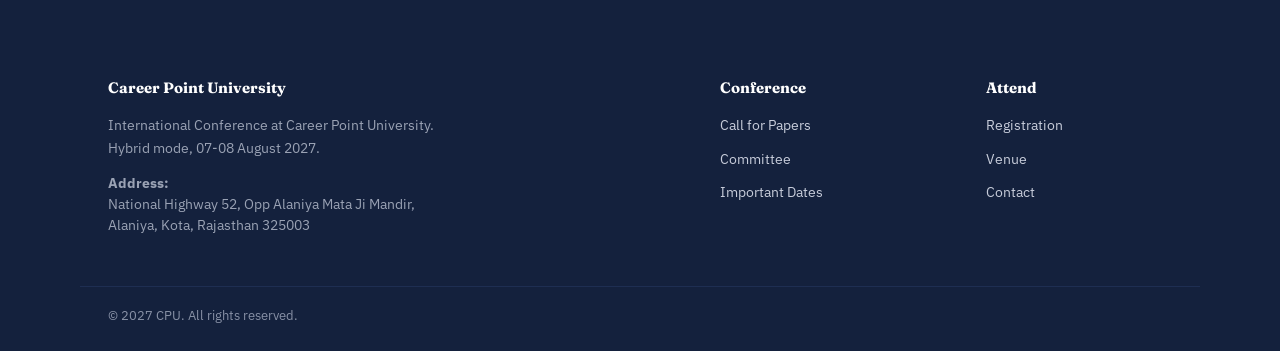
<file: registration.html>
<!DOCTYPE html>
<html lang="en">

<head>
  <meta charset="UTF-8">
  <meta name="viewport" content="width=device-width, initial-scale=1.0">
  <title>Registration — Career Point University</title>
  <link rel="preconnect" href="https://fonts.googleapis.com">
  <link
    href="https://fonts.googleapis.com/css2?family=Fraunces:ital,wght@0,500;0,600;1,500&family=IBM+Plex+Sans:wght@400;500;600&family=IBM+Plex+Mono:wght@400;500&display=swap"
    rel="stylesheet">
  <link rel="stylesheet" href="style.css">
</head>

<body>

  <header class="site-header">
    <div class="nav-row">
      <a class="brand" href="index.html">
        <img src="cpulogo.png" alt="Career Point University" class="brand-logo" />
        <img src="ieee.png" alt="ieee" class="ieee-logo" />
      </a>
      <button class="nav-toggle" aria-label="Toggle navigation">☰</button>
      <nav class="primary-nav">
        <a href="index.html">Home</a>
        <a href="call-for-papers.html">Call for Papers</a>
        <a href="committee.html">Committee</a>
        <a href="important-dates.html">Important Dates</a>
        <a href="registration.html" class="active">Registration</a>
        <a href="contact.html">Contact</a>
      </nav>
    </div>
    <div class="trace"><svg viewBox="0 0 1200 14" preserveAspectRatio="none">
        <line x1="0" y1="7" x2="1200" y2="7" />
        <circle cx="120" cy="7" r="3" />
        <circle cx="420" cy="7" r="3" />
        <circle cx="760" cy="7" r="3" />
        <circle cx="1040" cy="7" r="3" />
      </svg></div>
  </header>

  <section class="page-banner">
    <div class="wrap">
      <div class="crumb">HOME / REGISTRATION</div>
      <h1>Registration</h1>
      <p>Register as a presenting author or as a delegate. Early-bird pricing applies until 5 July 2027.</p>
    </div>
  </section>

  <section class="bg-paper2">
    <div class="wrap">
      <div class="section-head">
        <div class="eyebrow">Fees</div>
        <h2 class="section-title">Registration categories</h2>
      </div>
      <table class="fees">
        <thead>
          <tr>
            <th>Category</th>
            <th>Amount (without IEEE Membership)</th>
            <th>Amount (with IEEE Membership)</th>
          </tr>
        </thead>
        <tbody>
          <tr>
            <td>Indian Authors</td>
            <td class="price">12500₹</td>
            <td class="price">11500₹</td>
          </tr>
          <tr>
            <td>Foreign Authors</td>
            <td class="price">175$</td>
            <td class="price">160$</td>
          </tr>
          <tr>
            <td>Listener</td>
            <td class="price">1000₹</td>
            <td class="price">1000₹</td>
          </tr>

        </tbody>
      </table>
      <h3 class="section-title">Registration Policy</h3>
      <p class="form-note" style="margin-top:14px;">The registration fee
        includes participation in the technical program, a conference kit, access to soft copy proceedings, lunch, and
        refreshments. Please note that accommodation is not available.</p>
      <h3 class="section-title">Note</h3>
      <p class="form-note" style="margin-top:14px;">Maximum Seven pages; if exceeds, ₹2500/- to
        be charged up to three extra pages. Maximum six authors allowed in the paper; an E-Certificate will be provided
        to all Authors.</p>
    </div>
  </section>

  <section class="bg-navy">
    <div class="wrap">
      <div class="section-head">
        <div class="eyebrow" style="color:var(--gold-soft)">Reserve your place</div>
        <h2 class="section-title">Registration form</h2>
        <p>Submit your details below — a confirmation and payment link will follow by email.</p>
      </div>

      <form class="stack" data-demo-form
        data-success-message="Registration received — a confirmation and payment link will be sent to your email shortly.">
        <div class="field-row">
          <div class="field">
            <label for="reg-name">Full name</label>
            <input id="reg-name" type="text" required>
          </div>
          <div class="field">
            <label for="reg-email">Email address</label>
            <input id="reg-email" type="email" required>
          </div>
        </div>
        <div class="field-row">
          <div class="field">
            <label for="reg-affil">Institution / organisation</label>
            <input id="reg-affil" type="text">
          </div>
          <div class="field">
            <label for="reg-category">Registration category</label>
            <select id="reg-category">
              <option>Student author</option>
              <option>Academic author</option>
              <option>Industry author</option>
              <option>Listener / delegate</option>
              <option>Virtual attendance</option>
            </select>
          </div>
        </div>
        <div class="field">
          <label for="reg-paper">Paper ID (if applicable)</label>
          <input id="reg-paper" type="text" placeholder="e.g. CPU-014">
        </div>
        <div>
          <button class="btn btn-gold" type="submit">Submit registration</button>
        </div>
        <div class="form-status"></div>
      </form>
    </div>
  </section>

  <footer class="site-footer">
    <div class="wrap grid-2">
      <div>
        <h5>Career Point University</h5>
        <p style="max-width:44ch;color:#9AA2B4;font-size:14px; margin-bottom:12px;">International Conference at Career
          Point University. Hybrid mode, 07-08 August 2027.</p>
        <p style="max-width:44ch;color:#9AA2B4;font-size:14px; line-height: 1.5;"><strong>Address:</strong><br>National
          Highway 52, Opp Alaniya Mata Ji Mandir, Alaniya, Kota, Rajasthan 325003</p>
      </div>
      <div class="grid-2">
        <div>
          <h5>Conference</h5>
          <ul>
            <li><a href="call-for-papers.html">Call for Papers</a></li>
            <li><a href="committee.html">Committee</a></li>
            <li><a href="important-dates.html">Important Dates</a></li>
          </ul>
        </div>
        <div>
          <h5>Attend</h5>
          <ul>
            <li><a href="registration.html">Registration</a></li>
            <li><a href="venue.html">Venue</a></li>
            <li><a href="contact.html">Contact</a></li>
          </ul>
        </div>
      </div>
    </div>
    <div class="wrap foot-bottom">
      <span>© 2027 CPU. All rights reserved.</span>
      <span> </span>
    </div>
  </footer>

  <script src="script.js"></script>
</body>

</html>
</file>
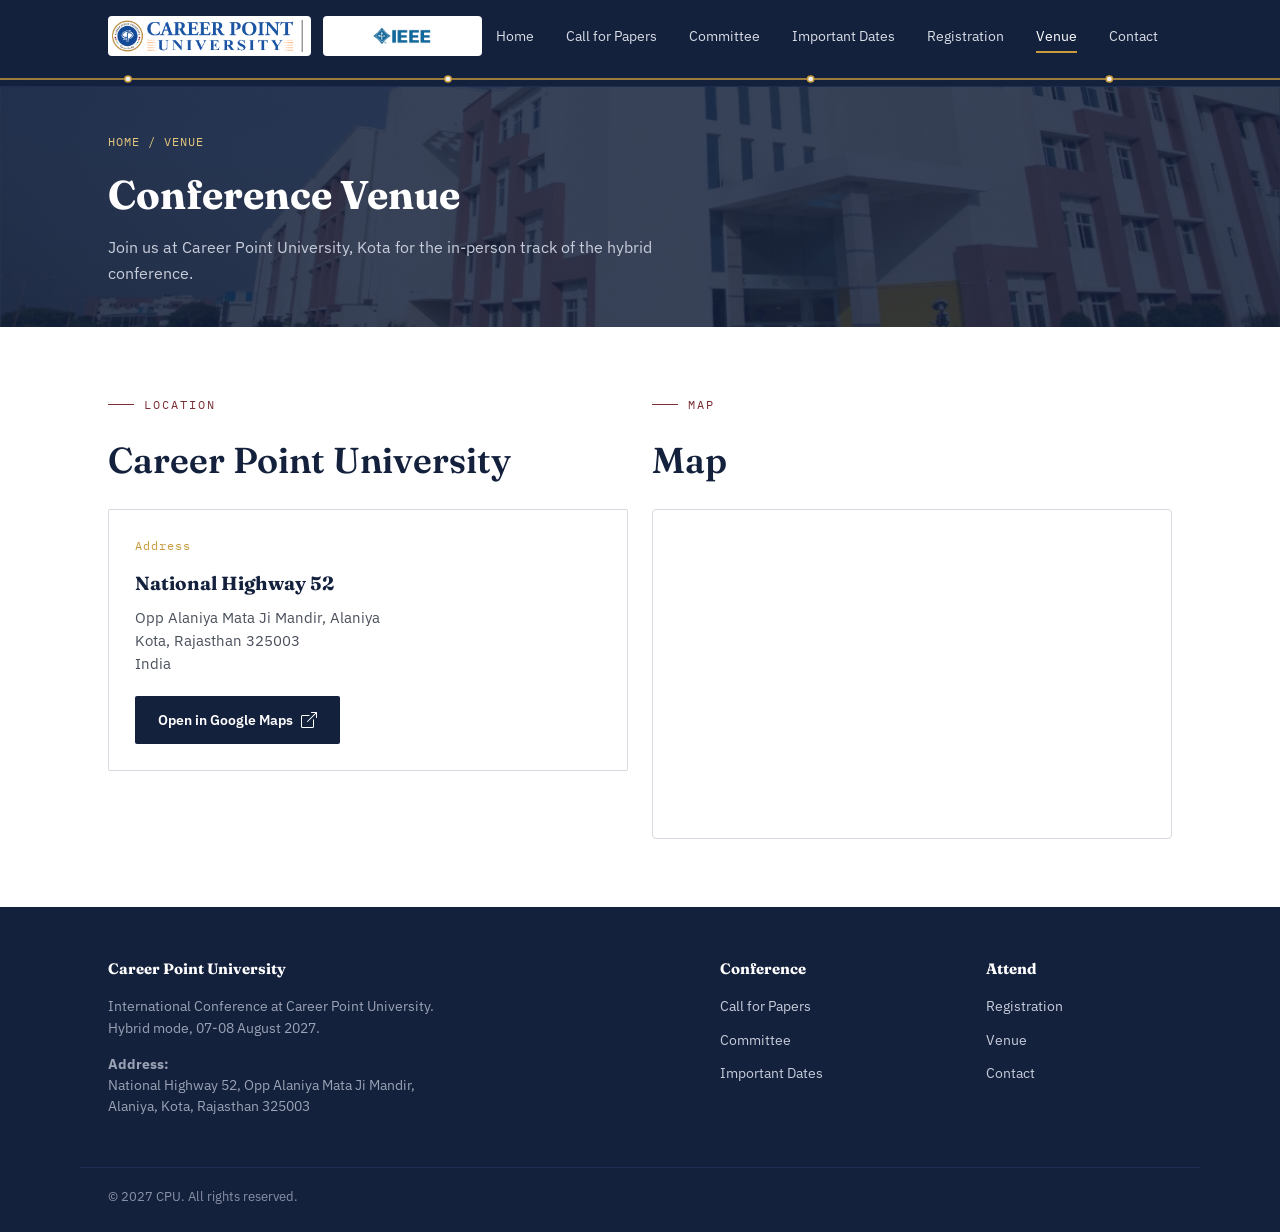
<file: venue.html>
<!DOCTYPE html>
<html lang="en">

<head>
  <meta charset="UTF-8">
  <meta name="viewport" content="width=device-width, initial-scale=1.0">
  <title>Venue — Career Point University</title>
  <link rel="preconnect" href="https://fonts.googleapis.com">
  <link
    href="https://fonts.googleapis.com/css2?family=Fraunces:ital,wght@0,500;0,600;1,500&family=IBM+Plex+Sans:wght@400;500;600&family=IBM+Plex+Mono:wght@400;500&display=swap"
    rel="stylesheet">
  <link rel="stylesheet" href="style.css">
</head>

<body>

  <header class="site-header">
    <div class="nav-row">
      <a class="brand" href="index.html">
        <img src="cpulogo.png" alt="Career Point University" class="brand-logo" />
        <img src="ieee.png" alt="ieee" class="ieee-logo" />
      </a>
      <button class="nav-toggle" aria-label="Toggle navigation">☰</button>
      <nav class="primary-nav">
        <a href="index.html">Home</a>
        <a href="call-for-papers.html">Call for Papers</a>
        <a href="committee.html">Committee</a>
        <a href="important-dates.html">Important Dates</a>
        <a href="registration.html">Registration</a>
        <a href="venue.html" class="active">Venue</a>
        <a href="contact.html">Contact</a>
      </nav>
    </div>
    <div class="trace"><svg viewBox="0 0 1200 14" preserveAspectRatio="none">
        <line x1="0" y1="7" x2="1200" y2="7" />
        <circle cx="120" cy="7" r="3" />
        <circle cx="420" cy="7" r="3" />
        <circle cx="760" cy="7" r="3" />
        <circle cx="1040" cy="7" r="3" />
      </svg></div>
  </header>

  <section class="page-banner">
    <div class="wrap">
      <div class="crumb">HOME / VENUE</div>
      <h1>Conference Venue</h1>
      <p>Join us at Career Point University, Kota for the in-person track of the hybrid conference.</p>
    </div>
  </section>

  <section class="bg-paper2">
    <div class="wrap grid-2">
      <div>
        <div class="section-head" style="margin-bottom:20px;">
          <div class="eyebrow">Location</div>
          <h2 class="section-title">Career Point University</h2>
        </div>
        <div style="display:grid; gap:14px;">
          <div class="card">
            <span class="num">Address</span>
            <h3>National Highway 52</h3>
            <p>Opp Alaniya Mata Ji Mandir, Alaniya<br>Kota, Rajasthan 325003<br>India</p>
            <a class="btn btn-navy" href="https://maps.app.goo.gl/m8ZRydmA26Vp3RM89" target="_blank"
              rel="noopener noreferrer" style="margin-top: 20px;">
              Open in Google Maps
              <svg xmlns="http://www.w3.org/2000/svg" width="16" height="16" fill="currentColor" viewBox="0 0 16 16">
                <path fill-rule="evenodd"
                  d="M8.636 3.5a.5.5 0 0 0-.5-.5H1.5A1.5 1.5 0 0 0 0 4.5v10A1.5 1.5 0 0 0 1.5 16h10a1.5 1.5 0 0 0 1.5-1.5V7.864a.5.5 0 0 0-1 0V14.5a.5.5 0 0 1-.5.5h-10a.5.5 0 0 1-.5-.5v-10a.5.5 0 0 1 .5-.5h6.636a.5.5 0 0 0 .5-.5" />
                <path fill-rule="evenodd"
                  d="M16 .5a.5.5 0 0 0-.5-.5h-5a.5.5 0 0 0 0 1h3.793L6.146 9.146a.5.5 0 1 0 .708.708L15 1.707V5.5a.5.5 0 0 0 1 0z" />
              </svg>
            </a>
          </div>
        </div>
      </div>

      <div>
        <div class="section-head" style="margin-bottom:20px;">
          <div class="eyebrow">Map</div>
          <h2 class="section-title">Map</h2>
        </div>
        <div style="width: 100%; border-radius: 4px; overflow: hidden; border: 1px solid var(--line);">
          <iframe
            src="https://maps.google.com/maps?q=Career+Point+University,+National+Highway+52,+Kota,+Rajasthan&t=&z=14&ie=UTF8&iwloc=&output=embed"
            width="100%" height="320" frameborder="0" style="border:0;" allowfullscreen="" aria-hidden="false"
            tabindex="0"></iframe>
        </div>
      </div>
    </div>
  </section>

  <footer class="site-footer">
    <div class="wrap grid-2">
      <div>
        <h5>Career Point University</h5>
        <p style="max-width:44ch;color:#9AA2B4;font-size:14px; margin-bottom:12px;">International Conference at Career
          Point University.
          Hybrid mode, 07-08 August 2027.</p>
        <p style="max-width:44ch;color:#9AA2B4;font-size:14px; line-height: 1.5;"><strong>Address:</strong><br>National
          Highway 52, Opp Alaniya Mata Ji Mandir, Alaniya, Kota, Rajasthan 325003</p>
      </div>
      <div class="grid-2">
        <div>
          <h5>Conference</h5>
          <ul>
            <li><a href="call-for-papers.html">Call for Papers</a></li>
            <li><a href="committee.html">Committee</a></li>
            <li><a href="important-dates.html">Important Dates</a></li>
          </ul>
        </div>
        <div>
          <h5>Attend</h5>
          <ul>
            <li><a href="registration.html">Registration</a></li>
            <li><a href="venue.html">Venue</a></li>
            <li><a href="contact.html">Contact</a></li>
          </ul>
        </div>
      </div>
    </div>
    <div class="wrap foot-bottom">
      <span>© 2027 CPU. All rights reserved.</span>
      <span> </span>
    </div>
  </footer>

  <script src="script.js"></script>
</body>

</html>
</file>
<file: style.css>
/* ============================================================
   Career Point University — Conference Website
   Design tokens
   ============================================================ */
:root {
  --paper: #EDEFF2;
  --paper-2: #FFFFFF;
  --ink: #171A21;
  --ink-soft: #4A505C;
  --navy: #14213D;
  --navy-2: #1E2E52;
  --gold: #C89B3C;
  --gold-soft: #E4C77E;
  --oxblood: #7A2E33;
  --line: #D6D9E0;

  --font-display: 'Fraunces', Georgia, serif;
  --font-body: 'IBM Plex Sans', -apple-system, sans-serif;
  --font-mono: 'IBM Plex Mono', monospace;

  --radius: 2px;
  --container: 1120px;
}

* {
  box-sizing: border-box;
}

html {
  scroll-behavior: smooth;
}

body {
  margin: 0;
  background: var(--paper);
  color: var(--ink);
  font-family: var(--font-body);
  font-size: 16px;
  line-height: 1.6;
  -webkit-font-smoothing: antialiased;
}

img {
  max-width: 100%;
  display: block;
}

a {
  color: inherit;
}

.wrap {
  max-width: var(--container);
  margin: 0 auto;
  padding: 0 28px;
}

/* ---------- Circuit-trace divider (signature motif) ---------- */
.trace {
  display: block;
  width: 100%;
  height: 14px;
}

.trace svg {
  width: 100%;
  height: 100%;
  display: block;
}

.trace line,
.trace path {
  stroke: var(--gold);
  stroke-width: 1.4;
}

.trace circle {
  fill: var(--paper);
  stroke: var(--gold);
  stroke-width: 1.4;
}

/* ---------- Header / Nav ---------- */
header.site-header {
  position: sticky;
  top: 0;
  z-index: 50;
  background: var(--navy);
  color: #fff;
  border-bottom: 1px solid var(--navy-2);
}

.nav-row {
  display: flex;
  align-items: center;
  justify-content: space-between;
  padding: 16px 28px;
  max-width: var(--container);
  margin: 0 auto;
}

.brand {
  display: flex;
  align-items: center;
  gap: 12px;
  text-decoration: none;
  color: #fff;
}

.brand-logo {
  height: 40px;
  width: auto;
  object-fit: contain;
  background: #fff;
  border-radius: 4px;
  padding: 4px;
}

.ieee-logo {
  height: 40px;
  width: 160px;
  object-fit: contain;
  background: #fff;
  border-radius: 4px;
  padding: 2px;
}


nav.primary-nav {
  display: flex;
  gap: 4px;
  align-items: center;
}

nav.primary-nav a {
  text-decoration: none;
  color: #D8DCE6;
  font-size: 14px;
  padding: 8px 14px;
  border-radius: var(--radius);
  position: relative;
  white-space: nowrap;
}

nav.primary-nav a:hover {
  color: #fff;
}

nav.primary-nav a.active {
  color: #fff;
}

nav.primary-nav a.active::after {
  content: "";
  position: absolute;
  left: 14px;
  right: 14px;
  bottom: 2px;
  height: 2px;
  background: var(--gold);
}

.nav-toggle {
  display: none;
  background: none;
  border: 1px solid var(--navy-2);
  color: #fff;
  width: 38px;
  height: 34px;
  border-radius: var(--radius);
  cursor: pointer;
}

/* ---------- Hero ---------- */
.hero {
  background: linear-gradient(rgba(20, 33, 61, 0.85), rgba(20, 33, 61, 0.85)), url('cpubg.jpeg') center/cover;
  color: #fff;
  padding: 64px 0 78px;
  position: relative;
  overflow: hidden;
}

.hero .wrap {
  display: grid;
  grid-template-columns: 1.15fr 0.85fr;
  gap: 40px;
  align-items: center;
}

.eyebrow {
  font-family: var(--font-mono);
  font-size: 12px;
  letter-spacing: 2px;
  text-transform: uppercase;
  color: var(--gold-soft);
  display: flex;
  align-items: center;
  gap: 10px;
  margin-bottom: 18px;
}

.eyebrow::before {
  content: "";
  width: 26px;
  height: 1px;
  background: var(--gold-soft);
  display: inline-block;
}

.hero h1 {
  font-family: var(--font-display);
  font-weight: 600;
  font-size: clamp(34px, 4.4vw, 54px);
  line-height: 1.08;
  margin: 0 0 20px;
  letter-spacing: -0.01em;
}

.hero h1 em {
  font-style: italic;
  color: var(--gold-soft);
}

.hero p.lede {
  font-size: 17px;
  color: #C7CCDA;
  max-width: 46ch;
  margin: 0 0 30px;
}

.hero-cta {
  display: flex;
  gap: 14px;
  flex-wrap: wrap;
}

.seal {
  justify-self: center;
  width: 250px;
  height: 250px;
  border-radius: 50%;
  border: 1.5px solid var(--gold);
  display: grid;
  place-items: center;
  position: relative;
  font-family: var(--font-mono);
}

.seal::before {
  content: "";
  position: absolute;
  inset: 14px;
  border: 1px solid rgba(200, 155, 60, 0.45);
  border-radius: 50%;
}

.seal-inner {
  text-align: center;
}

.seal-inner .acr {
  font-family: var(--font-display);
  font-size: 30px;
  letter-spacing: 2px;
  color: #fff;
}

.seal-inner .yr {
  font-size: 13px;
  letter-spacing: 5px;
  color: var(--gold-soft);
  margin-top: 4px;
}

.seal-inner .dt {
  font-size: 10.5px;
  color: #9AA2B4;
  margin-top: 10px;
  letter-spacing: 1px;
}

.seal-ring-text {
  position: absolute;
  inset: 0;
  font-size: 9.5px;
  letter-spacing: 3px;
  color: #8891A6;
}

/* ---------- Buttons ---------- */
.btn {
  display: inline-flex;
  align-items: center;
  gap: 8px;
  padding: 12px 22px;
  font-family: var(--font-body);
  font-size: 14px;
  font-weight: 600;
  text-decoration: none;
  border-radius: var(--radius);
  border: 1px solid transparent;
  cursor: pointer;
}

.btn-gold {
  background: var(--gold);
  color: var(--navy);
}

.btn-gold:hover {
  background: var(--gold-soft);
}

.btn-outline {
  border-color: rgba(255, 255, 255, 0.5);
  color: #fff;
  background: transparent;
}

.btn-outline:hover {
  border-color: #fff;
}

.btn-navy {
  background: var(--navy);
  color: #fff;
}

.btn-navy:hover {
  background: var(--navy-2);
}

/* ---------- Sections ---------- */
section {
  padding: 68px 0;
}

.section-tight {
  padding: 44px 0;
}

.section-head {
  max-width: 640px;
  margin-bottom: 40px;
}

.section-head .eyebrow {
  color: var(--oxblood);
}

.section-head .eyebrow::before {
  background: var(--oxblood);
}

h2.section-title {
  font-family: var(--font-display);
  font-size: clamp(26px, 3vw, 36px);
  font-weight: 600;
  margin: 0 0 10px;
  color: var(--navy);
}

.section-head p {
  color: var(--ink-soft);
  margin: 0;
}

.bg-paper2 {
  background: var(--paper-2);
}

.bg-navy {
  background: var(--navy);
  color: #fff;
}

.bg-navy h2.section-title {
  color: #fff;
}

.bg-navy .section-head p {
  color: #C7CCDA;
}

/* ---------- Grids / Cards ---------- */
.grid-3 {
  display: grid;
  grid-template-columns: repeat(3, 1fr);
  gap: 24px;
}

.grid-2 {
  display: grid;
  grid-template-columns: repeat(2, 1fr);
  gap: 24px;
}

.card {
  background: var(--paper-2);
  border: 1px solid var(--line);
  padding: 26px;
  border-radius: var(--radius);
}

.card .num {
  font-family: var(--font-mono);
  font-size: 12px;
  color: var(--gold);
  letter-spacing: 1px;
  margin-bottom: 12px;
  display: block;
}

.card h3 {
  font-family: var(--font-display);
  font-size: 19px;
  margin: 0 0 8px;
  color: var(--navy);
}

.card p {
  margin: 0;
  color: var(--ink-soft);
  font-size: 14.5px;
}

/* ---------- Timeline (Important Dates) — real sequence, numbering justified ---------- */
.timeline {
  position: relative;
  margin-top: 10px;
}

.timeline::before {
  content: "";
  position: absolute;
  left: 27px;
  top: 6px;
  bottom: 6px;
  width: 1px;
  background: var(--line);
}

.t-item {
  position: relative;
  padding: 0 0 34px 66px;
}

.t-item:last-child {
  padding-bottom: 0;
}

.t-item .t-dot {
  position: absolute;
  left: 18px;
  top: 3px;
  width: 18px;
  height: 18px;
  border-radius: 50%;
  background: var(--paper-2);
  border: 1.6px solid var(--gold);
}

.t-item.done .t-dot {
  background: var(--gold);
}

.t-item .t-date {
  font-family: var(--font-mono);
  font-size: 12.5px;
  color: var(--oxblood);
  letter-spacing: 0.5px;
  margin-bottom: 4px;
}

.t-item h4 {
  margin: 0 0 4px;
  font-family: var(--font-display);
  font-size: 18px;
  color: var(--navy);
}

.t-item p {
  margin: 0;
  color: var(--ink-soft);
  font-size: 14.5px;
}

/* ---------- Table (Registration fees) ---------- */
table.fees {
  width: 100%;
  border-collapse: collapse;
  background: var(--paper-2);
}

table.fees th,
table.fees td {
  padding: 14px 16px;
  border-bottom: 1px solid var(--line);
  text-align: left;
  font-size: 14.5px;
}

table.fees thead th {
  font-family: var(--font-mono);
  font-size: 11.5px;
  letter-spacing: 1px;
  text-transform: uppercase;
  color: var(--gold);
  background: var(--navy);
  color: var(--gold);
}

table.fees tbody tr:last-child td {
  border-bottom: none;
}

table.fees td.price {
  font-family: var(--font-mono);
  color: var(--navy);
  font-weight: 600;
}

/* ---------- Committee ---------- */
.person {
  display: flex;
  gap: 16px;
  padding: 18px 0;
  border-bottom: 1px solid var(--line);
}

.person:last-child {
  border-bottom: none;
}

.avatar {
  width: 52px;
  height: 52px;
  border-radius: 50%;
  background: var(--navy);
  color: var(--gold-soft);
  display: grid;
  place-items: center;
  font-family: var(--font-display);
  font-size: 17px;
  flex-shrink: 0;
}

.person h4 {
  margin: 0 0 2px;
  font-size: 15.5px;
  color: var(--navy);
}

.person span {
  font-size: 13px;
  color: var(--ink-soft);
}

/* ---------- Forms ---------- */
form.stack {
  display: grid;
  gap: 18px;
  max-width: 620px;
}

.field {
  display: grid;
  gap: 6px;
}

.field label {
  font-size: 13px;
  font-weight: 600;
  color: var(--navy);
}

.field input,
.field select,
.field textarea {
  font-family: var(--font-body);
  font-size: 14.5px;
  padding: 11px 13px;
  border: 1px solid var(--line);
  border-radius: var(--radius);
  background: var(--paper-2);
  color: var(--ink);
}

.field input:focus,
.field select:focus,
.field textarea:focus {
  outline: none;
  border-color: var(--gold);
  box-shadow: 0 0 0 3px rgba(200, 155, 60, 0.18);
}

.field-row {
  display: grid;
  grid-template-columns: 1fr 1fr;
  gap: 18px;
}

.form-note {
  font-size: 13px;
  color: var(--ink-soft);
}

.form-status {
  font-size: 14px;
  padding: 12px 14px;
  border-radius: var(--radius);
  display: none;
}

.form-status.ok {
  display: block;
  background: #EAF4EC;
  color: #2A6B3B;
  border: 1px solid #BFDFC6;
}

/* ---------- Countdown ---------- */
.countdown {
  display: flex;
  gap: 18px;
  margin-top: 26px;
}

.countdown .cd {
  text-align: center;
  font-family: var(--font-mono);
}

.countdown .cd b {
  display: block;
  font-size: 28px;
  color: #fff;
}

.countdown .cd span {
  font-size: 10.5px;
  letter-spacing: 1.5px;
  color: var(--gold-soft);
  text-transform: uppercase;
}

/* ---------- Footer ---------- */
footer.site-footer {
  background: var(--navy);
  color: #C7CCDA;
  padding: 50px 0 26px;
}

footer.site-footer .grid-2 {
  grid-template-columns: 1.3fr 1fr;
}

footer.site-footer h5 {
  color: #fff;
  font-family: var(--font-display);
  font-size: 15px;
  margin: 0 0 12px;
}

footer.site-footer ul {
  list-style: none;
  padding: 0;
  margin: 0;
  display: grid;
  gap: 8px;
}

footer.site-footer a {
  text-decoration: none;
  color: #C7CCDA;
  font-size: 14px;
}

footer.site-footer a:hover {
  color: var(--gold-soft);
}

.foot-bottom {
  border-top: 1px solid var(--navy-2);
  margin-top: 36px;
  padding-top: 18px;
  font-size: 12.5px;
  color: #8891A6;
  display: flex;
  justify-content: space-between;
  flex-wrap: wrap;
  gap: 10px;
}

/* ---------- Page banner (inner pages) ---------- */
.page-banner {
  background: linear-gradient(rgba(20, 33, 61, 0.85), rgba(20, 33, 61, 0.85)), url('cpubg.jpeg') center/cover;
  color: #fff;
  padding: 46px 0 40px;
}

.page-banner h1 {
  font-family: var(--font-display);
  font-size: clamp(28px, 3.6vw, 40px);
  margin: 0 0 8px;
}

.page-banner p {
  color: #C7CCDA;
  margin: 0;
  max-width: 60ch;
}

.crumb {
  font-family: var(--font-mono);
  font-size: 11.5px;
  color: var(--gold-soft);
  letter-spacing: 1px;
  margin-bottom: 12px;
}

/* ---------- Utility ---------- */
.mt-0 {
  margin-top: 0;
}

.list-check {
  list-style: none;
  padding: 0;
  margin: 0;
  display: grid;
  gap: 12px;
}

.list-check li {
  padding-left: 24px;
  position: relative;
  color: var(--ink-soft);
  font-size: 14.5px;
}

.list-check li::before {
  content: "—";
  position: absolute;
  left: 0;
  color: var(--gold);
  font-family: var(--font-mono);
}

/* ---------- Responsive ---------- */
@media (max-width: 860px) {
  .hero .wrap {
    grid-template-columns: 1fr;
  }

  .seal {
    justify-self: start;
    width: 190px;
    height: 190px;
  }

  .grid-3 {
    grid-template-columns: 1fr;
  }

  .grid-2 {
    grid-template-columns: 1fr;
  }

  footer.site-footer .grid-2 {
    grid-template-columns: 1fr;
  }

  .field-row {
    grid-template-columns: 1fr;
  }

  nav.primary-nav {
    position: absolute;
    top: 100%;
    left: 0;
    right: 0;
    background: var(--navy);
    flex-direction: column;
    align-items: stretch;
    padding: 8px 12px 16px;
    display: none;
    border-bottom: 1px solid var(--navy-2);
  }

  nav.primary-nav.open {
    display: flex;
  }

  nav.primary-nav a {
    padding: 12px 14px;
  }

  .nav-toggle {
    display: block;
  }

  .countdown {
    flex-wrap: wrap;
  }
}

@media (prefers-reduced-motion: reduce) {
  html {
    scroll-behavior: auto;
  }
}
</file>
